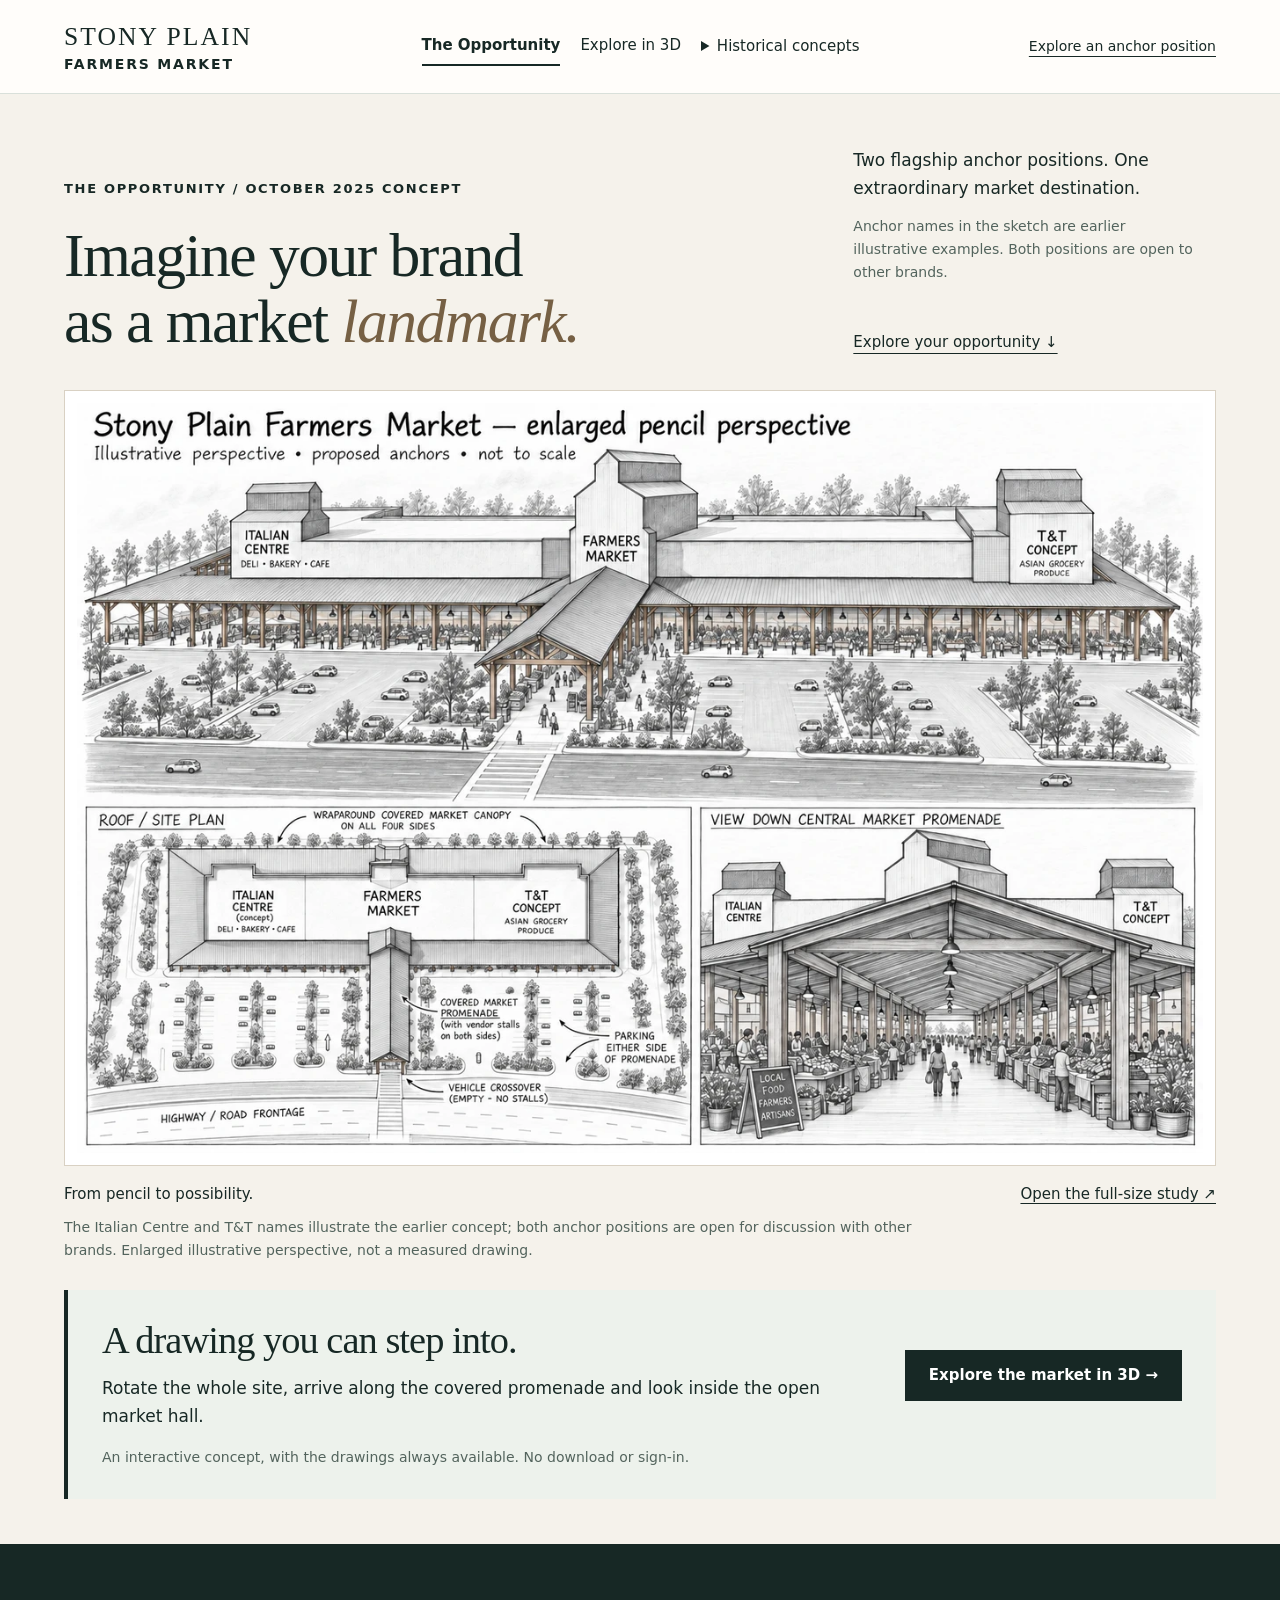
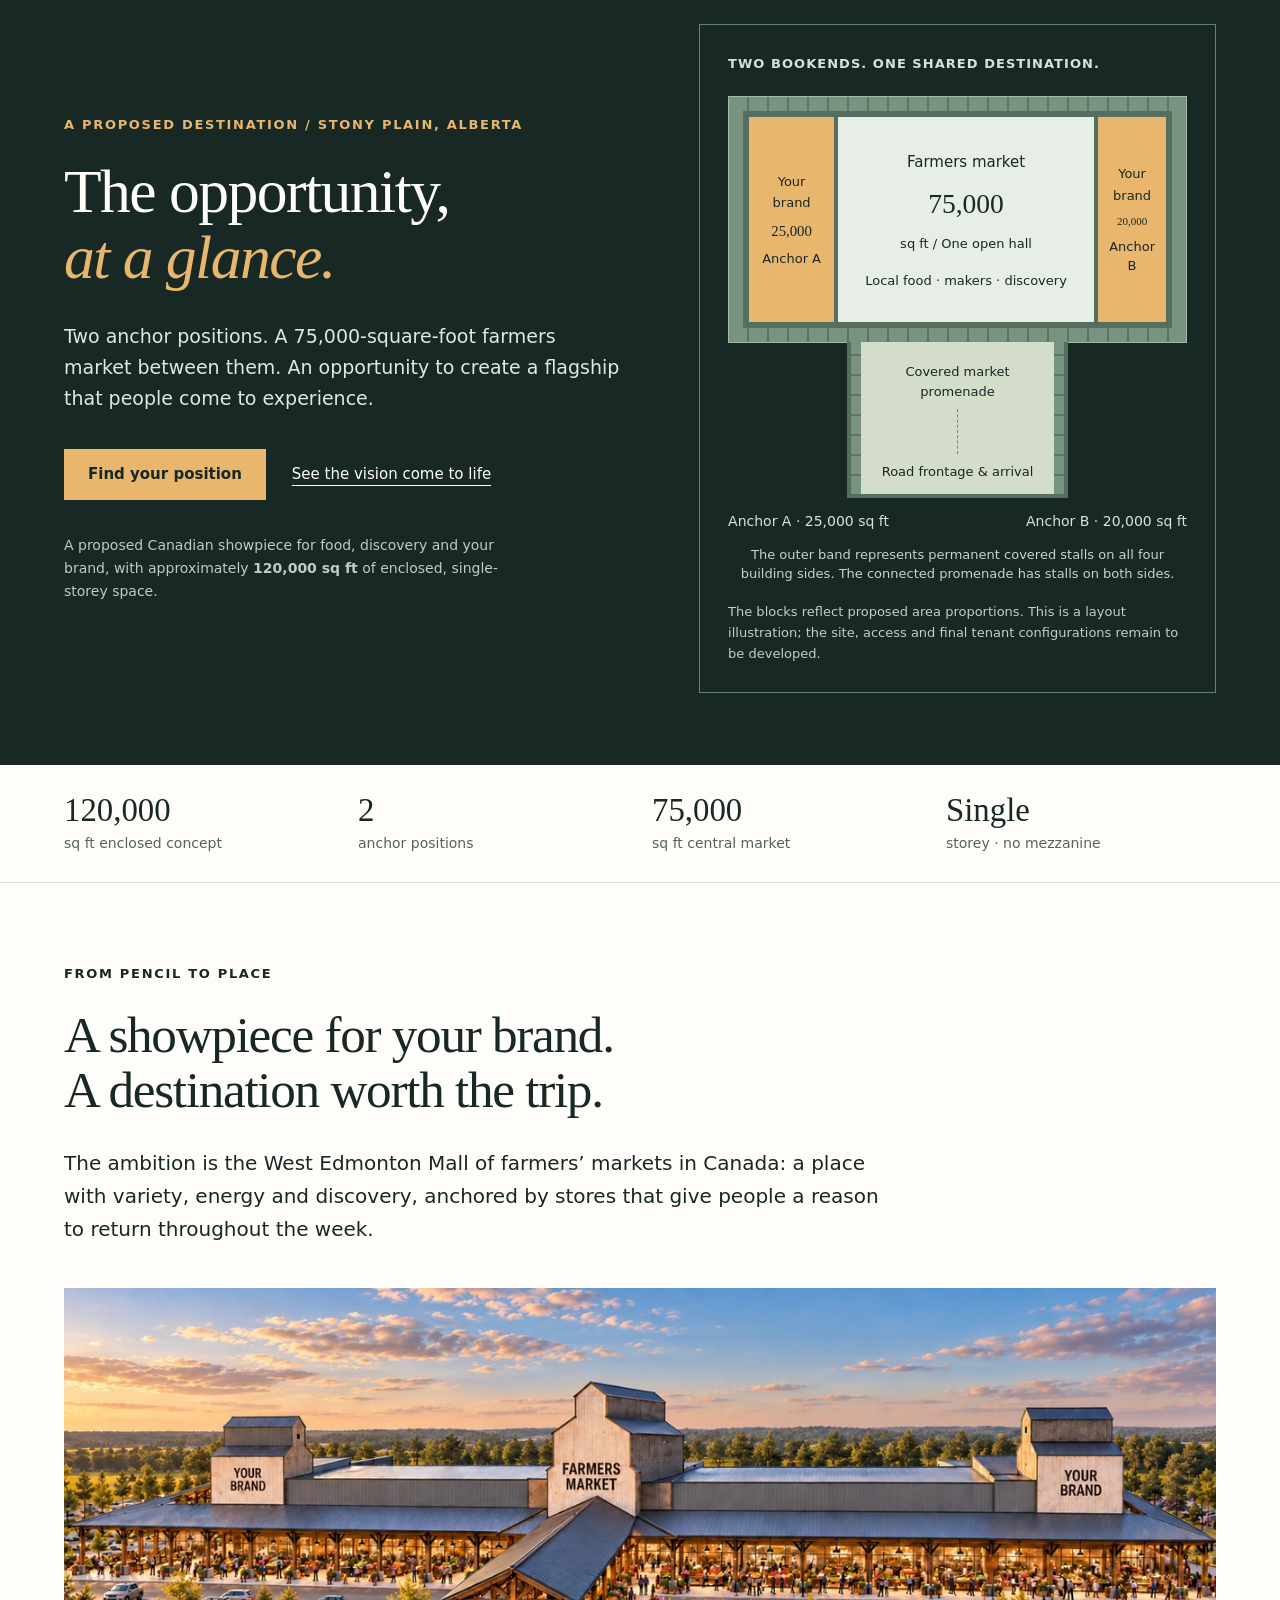
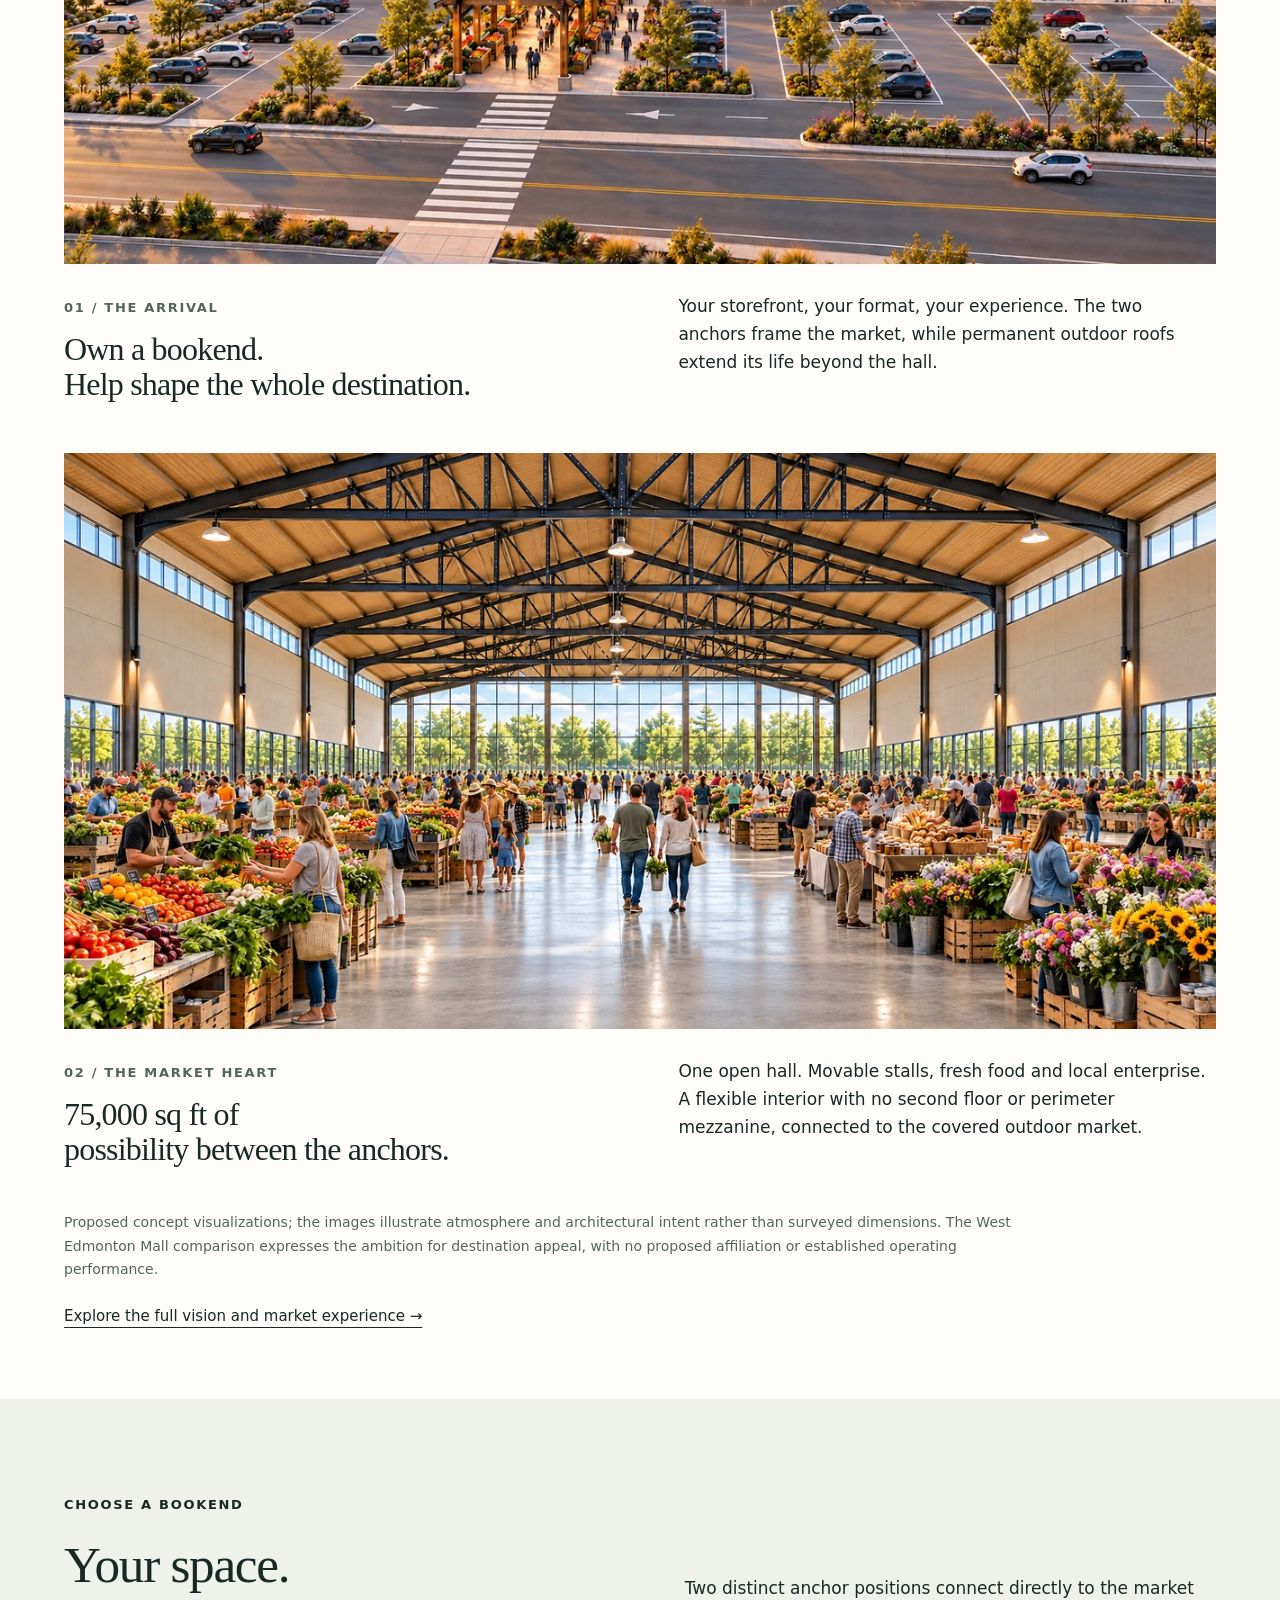
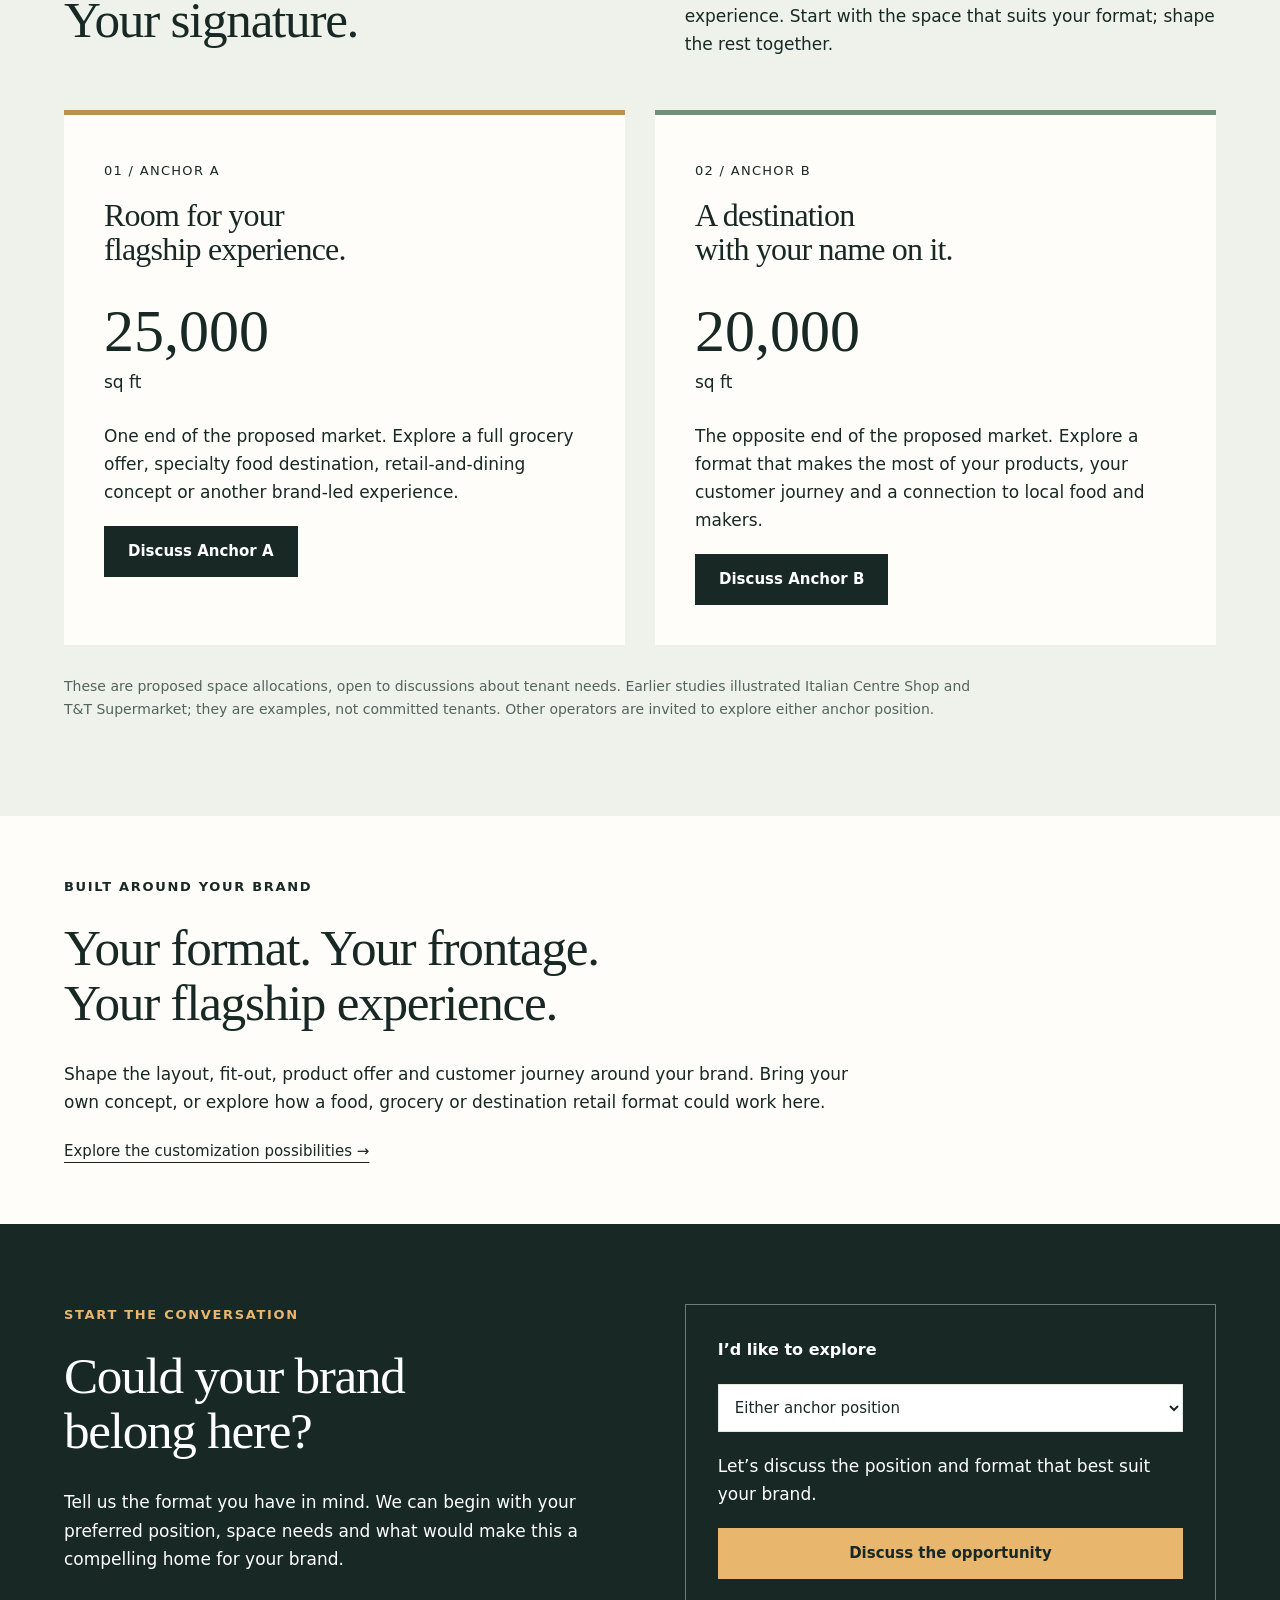
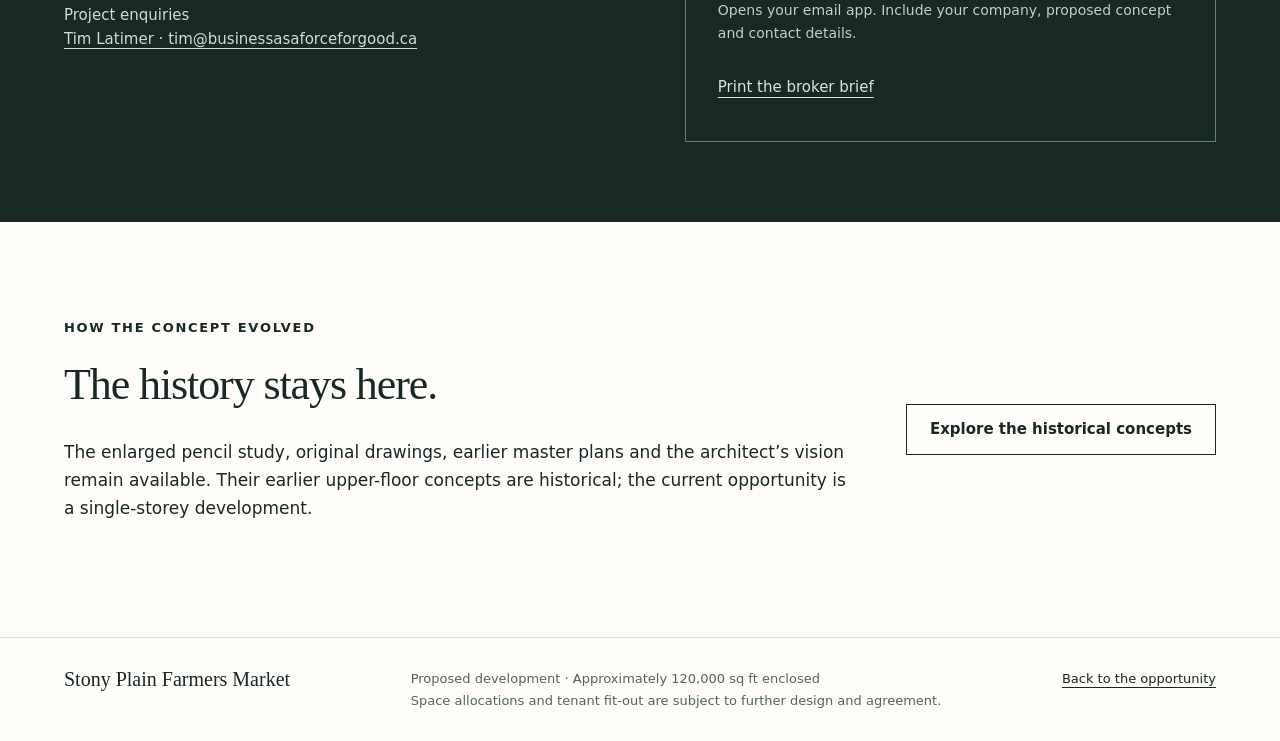
<file: opportunity-v5/index.html>
<!doctype html>
<html lang="en">
<head>
  <meta charset="utf-8">
  <meta name="viewport" content="width=device-width,initial-scale=1">
  <meta name="description" content="Explore two proposed anchor positions in a 120,000-square-foot Stony Plain Farmers Market destination. A flagship opportunity shaped around your brand.">
  <title>The Opportunity | Stony Plain Farmers Market</title>
  <link rel="stylesheet" href="opportunity.css">
  <script src="opportunity.js" defer></script>
<meta property="og:title" content="Stony Plain Farmers Market | The Anchor Opportunity"><meta property="og:description" content="Two flagship anchor positions. One extraordinary proposed market destination. Explore the vision, pencil studies and interactive 3D concept."><meta property="og:image" content="https://timjlatimer.github.io/stony-plain-market-opportunity/opportunity-v5/pencil-display-1536.webp"><link rel="icon" href="/stony-plain-market-opportunity/favicon.svg"></head>
<body>
  <a class="skip" href="#opportunity">Skip to the opportunity</a>
  <header class="masthead">
    <a class="wordmark" href="/stony-plain-market-opportunity/" aria-label="Stony Plain Farmers Market, opportunity home"><span>STONY PLAIN</span><span>FARMERS MARKET</span></a>
    <nav class="site-tabs" aria-label="Website sections">
      <a class="active" href="/stony-plain-market-opportunity/" aria-current="page">The Opportunity</a><a href="/stony-plain-market-opportunity/pencil-3d/index.html">Explore in 3D</a>
      <details class="history-menu"><summary>Historical concepts</summary><div class="history-links">
        <a href="historical-concept.html">Pencil studies &amp; previous direction</a>
        <a href="historical.html#before-after">Before &amp; After</a>
        <a href="historical.html#overview">Market Overview</a>
        <a href="historical.html#master-plan">Master Plan</a>
        <a href="historical.html#architect-vision">Architect’s Vision</a>
      </div></details>
    </nav>
    <a class="header-contact" href="#anchor-positions">Explore an anchor position</a>
  </header>
  <main id="opportunity">
    <section class="pencil-opening section-wrap" aria-labelledby="opening-title">
      <div class="opening-heading"><div><p class="eyebrow">The Opportunity / October 2025 concept</p><h1 id="opening-title">Imagine your brand<br>as a market <em>landmark.</em></h1></div><p>Two flagship anchor positions. One extraordinary market destination.<br><span class="opening-qualifier">Anchor names in the sketch are earlier illustrative examples. Both positions are open to other brands.</span><br><a class="text-link" href="#anchor-positions">Explore your opportunity ↓</a></p></div>
      <figure class="pencil-figure"><a href="pencil-enlarged-v2.png" target="_blank" rel="noopener"><img src="pencil-display-1280.webp" srcset="pencil-display-640.webp 640w, pencil-display-1280.webp 1280w, pencil-display-1536.webp 1536w" sizes="90vw" width="1536" height="1024" fetchpriority="high" alt="Enlarged pencil concept labelled with earlier example anchors Italian Centre and T&amp;T: a broad prairie market with three grain-elevator landmarks, covered perimeter stalls and central roofed promenade. Includes a site plan and promenade view. Open full-size drawing in a new tab."></a><figcaption>From pencil to possibility. <a href="pencil-enlarged-v2.png" target="_blank" rel="noopener">Open the full-size study ↗</a><span>The Italian Centre and T&amp;T names illustrate the earlier concept; both anchor positions are open for discussion with other brands. Enlarged illustrative perspective, not a measured drawing.</span></figcaption></figure><div class="explore-banner"><div><h2>A drawing you can step into.</h2><p>Rotate the whole site, arrive along the covered promenade and look inside the open market hall.</p></div><a class="button dark" href="/stony-plain-market-opportunity/pencil-3d/index.html">Explore the market in 3D →</a><p class="explore-small">An interactive concept, with the drawings always available. No download or sign-in.</p></div>
    </section>

    <section class="hero section-wrap" aria-labelledby="hero-title">
      <div class="hero-copy">
        <p class="eyebrow">A proposed destination / Stony Plain, Alberta</p>
        <h2 id="hero-title">The opportunity,<br><em>at a glance.</em></h2>
        <p class="hero-intro">Two anchor positions. A 75,000-square-foot farmers market between them. An opportunity to create a flagship that people come to experience.</p>
        <div class="hero-actions"><a class="button gold" href="#anchor-positions">Find your position</a><a class="text-link" href="#from-pencil">See the vision come to life</a></div>
        <p class="hero-caption">A proposed Canadian showpiece for food, discovery and your brand, with approximately <strong>120,000 sq ft</strong> of enclosed, single-storey space.</p>
      </div>
      <div class="hero-plan">
        <p class="eyebrow">Two bookends. One shared destination.</p>
        <div class="plan-perimeter"><div class="plan-building" role="group" aria-label="Proposed enclosed area allocation: anchor A 25,000, central market 75,000, anchor B 20,000 square feet">
          <a class="plan-anchor a" href="#anchor-a" data-anchor="a" aria-label="Your brand Anchor A, 25,000 sq ft"><span>Your brand</span><strong>25,000</strong><small>Anchor A</small><span class="mobile-anchor">A</span></a>
          <div class="plan-market"><span>Farmers market</span><strong>75,000</strong><small>sq ft / One open hall</small><span class="market-jobs">Local food · makers · discovery</span></div>
          <a class="plan-anchor b" href="#anchor-b" data-anchor="b" aria-label="Your brand Anchor B, 20,000 sq ft"><span>Your brand</span><strong>20,000</strong><small>Anchor B</small><span class="mobile-anchor">B</span></a>
        </div></div>
        <div class="promenade"><span>Covered market<br>promenade</span><i aria-hidden="true"></i><small>Road frontage &amp; arrival</small></div>
        <div class="mobile-plan-key"><span>Anchor A · 25,000 sq ft</span><span>Anchor B · 20,000 sq ft</span></div>
        <div class="perimeter-label">The outer band represents permanent covered stalls on all four building sides. The connected promenade has stalls on both sides.</div>
        <p class="plan-caption">The blocks reflect proposed area proportions. This is a layout illustration; the site, access and final tenant configurations remain to be developed.</p>
      </div>
    </section>
    <div class="fact-strip section-wrap" role="group" aria-label="Proposed development facts">
      <div><strong>120,000</strong><span>sq ft enclosed concept</span></div><div><strong>2</strong><span>anchor positions</span></div><div><strong>75,000</strong><span>sq ft central market</span></div><div><strong>Single</strong><span>storey · no mezzanine</span></div>
    </div>

    <section class="render-story section-wrap" id="from-pencil" aria-labelledby="render-title">
      <p class="eyebrow">From pencil to place</p><h2 id="render-title">A showpiece for your brand.<br>A destination worth the trip.</h2>
      <p class="render-intro">The ambition is the West Edmonton Mall of farmers’ markets in Canada: a place with variety, energy and discovery, anchored by stores that give people a reason to return throughout the week.</p>
      <figure class="photo-figure" id="exterior-presentation"><a href="opportunity-exterior-v1.png" target="_blank" rel="noopener"><img src="exterior-display-1280.webp" srcset="exterior-display-640.webp 640w, exterior-display-1280.webp 1280w, exterior-display-1536.webp 1536w" sizes="90vw" width="1774" height="887" loading="lazy" alt="Photorealistic exterior concept: the prairie market building and its three elevator landmarks, replaceable brand anchors and permanently covered market promenade. Opens the full-size concept rendering in a new tab."></a><figcaption><div><span class="eyebrow">01 / The arrival</span><h3>Own a bookend.<br>Help shape the whole destination.</h3></div><p>Your storefront, your format, your experience. The two anchors frame the market, while permanent outdoor roofs extend its life beyond the hall.</p></figcaption></figure>
      <figure class="photo-figure" id="interior-presentation"><a href="opportunity-interior-v1.png" target="_blank" rel="noopener"><img src="interior-display-1280.webp" srcset="interior-display-640.webp 640w, interior-display-1280.webp 1280w, interior-display-1536.webp 1536w" sizes="90vw" width="1774" height="887" loading="lazy" alt="Photorealistic interior concept: a vast open single-storey farmers market under timber decking and steel trusses, with ground-level produce and makers around generous aisles. No mezzanine or upper walkway. Opens the full-size rendering in a new tab."></a><figcaption><div><span class="eyebrow">02 / The market heart</span><h3>75,000 sq ft of<br>possibility between the anchors.</h3></div><p>One open hall. Movable stalls, fresh food and local enterprise. A flexible interior with no second floor or perimeter mezzanine, connected to the covered outdoor market.</p></figcaption></figure>
      <p class="muted concept-note">Proposed concept visualizations; the images illustrate atmosphere and architectural intent rather than surveyed dimensions. The West Edmonton Mall comparison expresses the ambition for destination appeal, with no proposed affiliation or established operating performance.</p>
      <a class="text-link" href="opportunity-details.html#vision">Explore the full vision and market experience →</a>
    </section>
    <section class="positions section-wrap" id="anchor-positions" aria-labelledby="positions-title">
      <div class="section-heading"><div><p class="eyebrow">Choose a bookend</p><h2 id="positions-title">Your space. <br>Your signature.</h2></div><p>Two distinct anchor positions connect directly to the market experience. Start with the space that suits your format; shape the rest together.</p></div>
      <div class="anchor-cards">
        <article class="anchor-card" id="anchor-a"><span class="card-number">01 / Anchor A</span><h3>Room for your<br>flagship experience.</h3><p class="space-number">25,000 <span>sq ft</span></p><p>One end of the proposed market. Explore a full grocery offer, specialty food destination, retail-and-dining concept or another brand-led experience.</p><a class="button dark" href="#conversation" data-anchor="a">Discuss Anchor A</a></article>
        <article class="anchor-card alternate" id="anchor-b"><span class="card-number">02 / Anchor B</span><h3>A destination<br>with your name on it.</h3><p class="space-number">20,000 <span>sq ft</span></p><p>The opposite end of the proposed market. Explore a format that makes the most of your products, your customer journey and a connection to local food and makers.</p><a class="button dark" href="#conversation" data-anchor="b">Discuss Anchor B</a></article>
      </div>
      <p class="position-note">These are proposed space allocations, open to discussions about tenant needs. Earlier studies illustrated Italian Centre Shop and T&amp;T Supermarket; they are examples, not committed tenants. Other operators are invited to explore either anchor position.</p><p class="print-allocation">Proposed enclosed allocation: Anchor A 25,000 sq ft · Central market 75,000 sq ft · Anchor B 20,000 sq ft.</p>
    </section>
    <section class="custom-summary section-wrap"><p class="eyebrow">Built around your brand</p><h2>Your format. Your frontage.<br>Your flagship experience.</h2><p>Shape the layout, fit-out, product offer and customer journey around your brand. Bring your own concept, or explore how a food, grocery or destination retail format could work here.</p><a class="text-link" href="opportunity-details.html#customize">Explore the customization possibilities →</a></section>
    <section class="conversation section-wrap" id="conversation" aria-labelledby="conversation-title">
      <div><p class="eyebrow">Start the conversation</p><h2 id="conversation-title">Could your brand<br>belong here?</h2><p>Tell us the format you have in mind. We can begin with your preferred position, space needs and what would make this a compelling home for your brand.</p><p class="contact-line">Project enquiries<br><a href="mailto:tim@businessasaforceforgood.ca">Tim Latimer · tim@businessasaforceforgood.ca</a></p></div>
      <div class="conversation-card"><label for="anchor-choice">I’d like to explore</label><select id="anchor-choice"><option value="either">Either anchor position</option><option value="a">Anchor A — approximately 25,000 sq ft</option><option value="b">Anchor B — approximately 20,000 sq ft</option><option value="both">Both positions / a combined discussion</option></select><p id="anchor-summary" aria-live="polite">Let’s discuss the position and format that best suit your brand.</p><a class="button gold" id="enquiry-link" href="mailto:tim@businessasaforceforgood.ca?subject=Stony%20Plain%20Market%20%E2%80%94%20Anchor%20Opportunity">Discuss the opportunity</a><p class="email-help">Opens your email app. Include your company, proposed concept and contact details.</p><button class="print-button" type="button" id="print-brief">Print the broker brief</button><noscript><p>You can email Tim directly and use your browser’s Print command to save this page.</p></noscript></div>
    </section>
    <section class="history-note section-wrap" aria-labelledby="history-title"><div><p class="eyebrow">How the concept evolved</p><h2 id="history-title">The history stays here.</h2><p>The enlarged pencil study, original drawings, earlier master plans and the architect’s vision remain available. Their earlier upper-floor concepts are historical; the current opportunity is a single-storey development.</p></div><a class="button outline" href="historical-concept.html">Explore the historical concepts</a></section>
<figure class="print-pencil"><img loading="eager" src="pencil-display-640.webp" width="640" height="427" alt="Enlarged illustrative pencil study, with earlier example anchors Italian Centre and T&amp;T."><figcaption>Illustrative concept, not measured scale. Earlier anchor names are examples; both positions are open to other brands.</figcaption></figure>  </main>
  <footer class="section-wrap"><p class="print-version">Stony Plain Farmers Market · Opportunity / October 2025 concept · Contact: tim@businessasaforceforgood.ca</p><div class="footer-brand">Stony Plain Farmers Market</div><p>Proposed development · Approximately 120,000 sq ft enclosed<br>Space allocations and tenant fit-out are subject to further design and agreement.</p><a href="#opportunity">Back to the opportunity</a></footer>
</body>
</html>
</file>
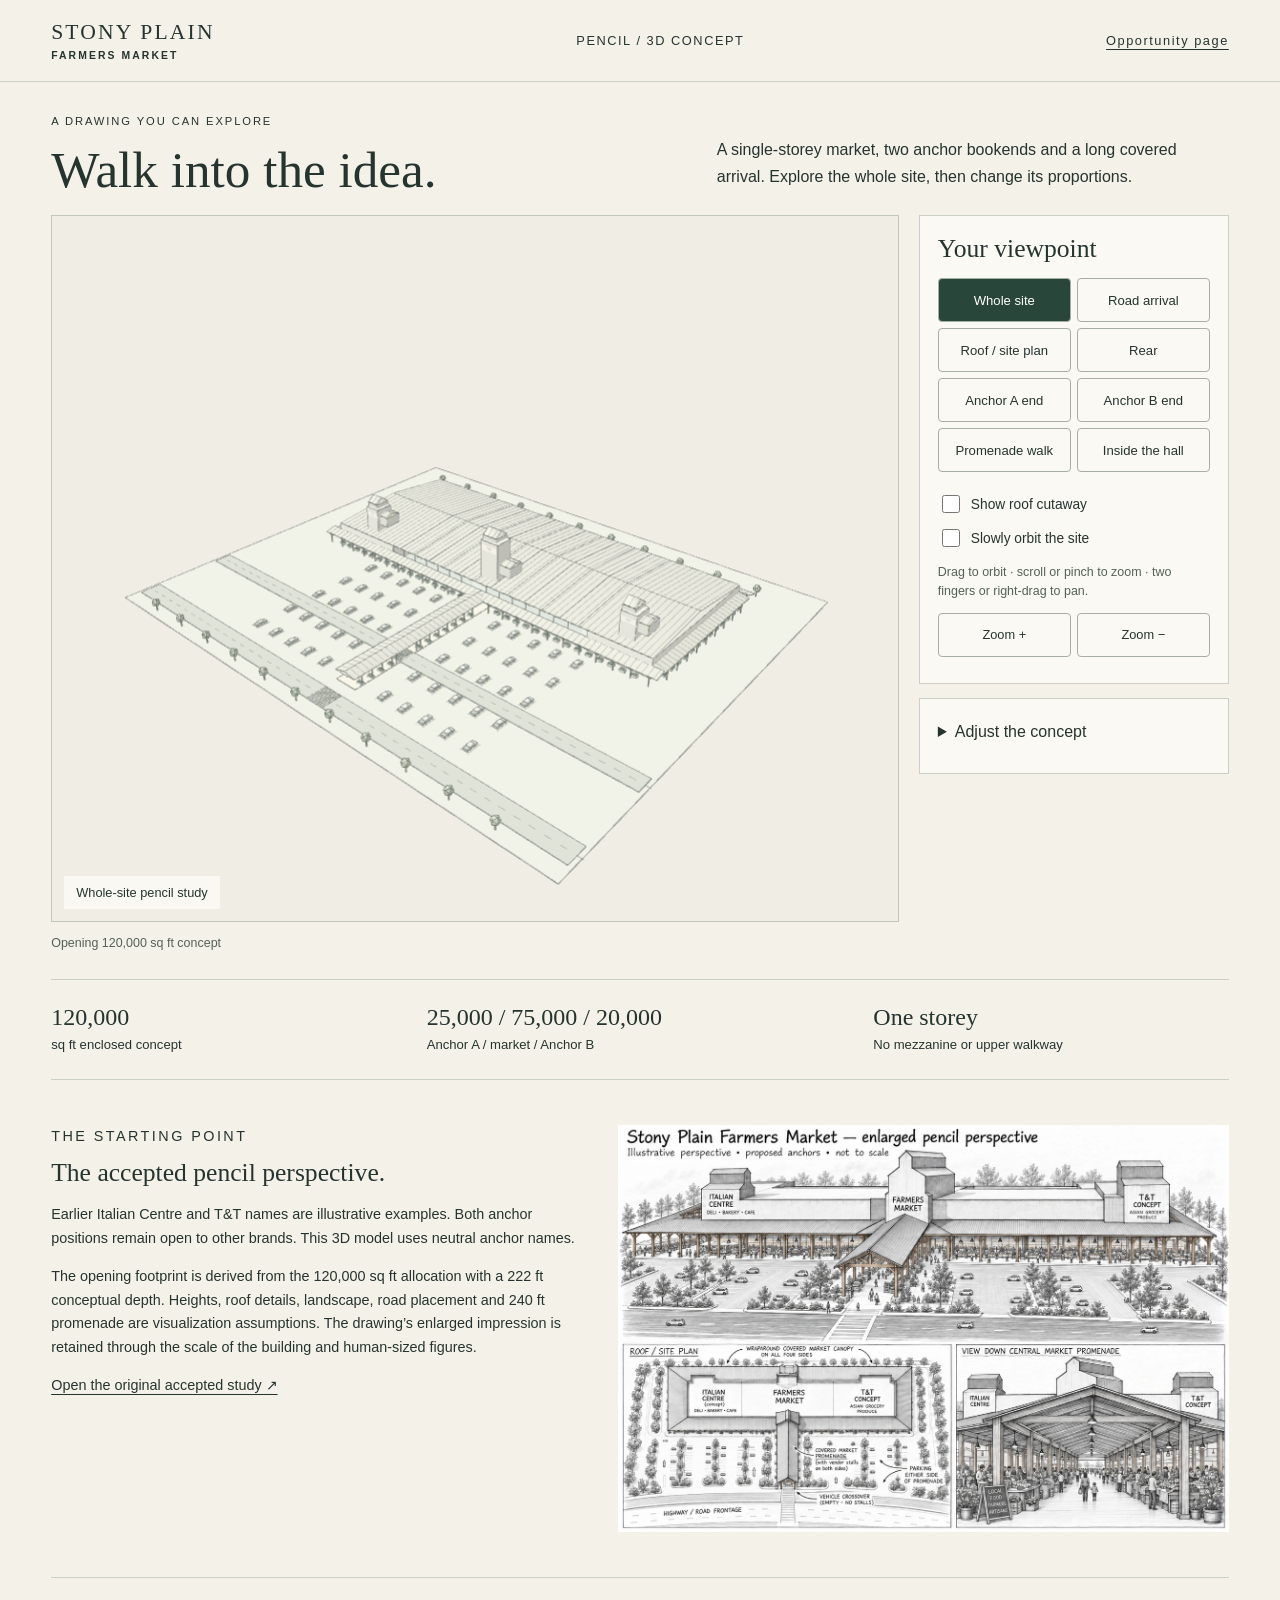
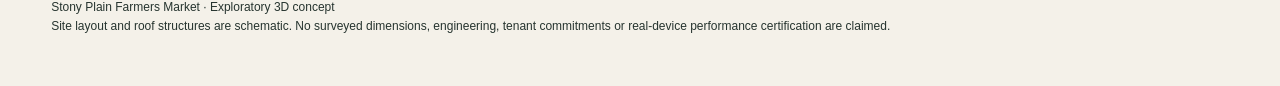
<file: pencil-3d/index.html>
<!doctype html><html lang="en"><head><meta charset="utf-8"><meta name="description" content="Explore the proposed Stony Plain market in 3D: two anchor stores, a vast open market and covered promenade."><link rel="icon" href="/stony-plain-market-opportunity/favicon.svg"><meta name="viewport" content="width=device-width,initial-scale=1"><title>Stony Plain Farmers Market — Pencil 3D concept</title><link rel="stylesheet" href="viewer.css"><script type="importmap">{"imports":{"three":"./vendor/three.module.js"}}</script></head><body>
<a class="skip" href="#viewer">Skip to model</a>
<header><a href="/stony-plain-market-opportunity/">STONY PLAIN <small>FARMERS MARKET</small></a><span>PENCIL / 3D CONCEPT</span><a href="/stony-plain-market-opportunity/">Opportunity page</a></header>
<main><div class="intro"><div><p class="eyebrow">A drawing you can explore</p><h1>Walk into the idea.</h1></div><p>A single-storey market, two anchor bookends and a long covered arrival. Explore the whole site, then change its proportions.</p></div>
<div class="workspace"><section id="viewer" tabindex="0" aria-label="Interactive 3D model. Choose a view below. Drag to orbit. In walking mode use arrow keys or the movement buttons."><div id="canvas-host"></div><div id="loading" role="status">Preparing the pencil model…</div><div id="fallback" hidden><img src="pencil-reference.webp" alt="Accepted enlarged pencil perspective of the grain-elevator market concept"><p>The 3D model is still loading or is not supported here. You can explore the pencil drawing below.</p></div><div class="view-note" id="view-note" role="status" aria-live="polite">Whole-site pencil study</div><div id="mobile-walk" role="group" hidden aria-label="Walking controls"><div class="walk-pad"><button data-step="forward" aria-label="Walk forward">↑</button><button data-step="back" aria-label="Walk backward">↓</button><button data-step="left" aria-label="Step left">←</button><button data-step="right" aria-label="Step right">→</button><button data-turn="left" aria-label="Turn left">↶</button><button data-turn="right" aria-label="Turn right">↷</button><button data-leave-walk>Orbit view</button></div><span>Hold to walk · drag above to look</span></div></section>
<aside><div class="panel"><h2>Your viewpoint</h2><div class="view-buttons"><button data-view="overall" aria-pressed="true">Whole site</button><button data-view="road">Road arrival</button><button data-view="top">Roof / site plan</button><button data-view="rear">Rear</button><button data-view="a">Anchor A end</button><button data-view="b">Anchor B end</button><button data-view="promenade">Promenade walk</button><button data-view="hall">Inside the hall</button></div><div class="toggles"><label><input id="cutaway" type="checkbox"> Show roof cutaway</label><label><input id="auto" type="checkbox"> Slowly orbit the site</label></div><p id="controls-help">Drag to orbit · scroll or pinch to zoom · two fingers or right-drag to pan.</p><div id="walk-controls" hidden><p>Drag to look. Use arrow keys or W/A/S/D to move along the circulation paths; Q/E turns. Hold a movement button to keep walking. The model receives keyboard focus when you enter a walk view.</p><div class="direction"><button data-step="forward" aria-label="Walk forward">↑ Forward</button><button data-step="left" aria-label="Step left">← Left</button><button data-step="back" aria-label="Walk backward">↓ Back</button><button data-step="right" aria-label="Step right">Right →</button></div><div class="direction"><button data-turn="left">Turn left</button><button data-turn="right">Turn right</button></div><button id="leave-walk" data-leave-walk>Return to orbit</button><p class="small">Movement stays in the main clear circulation paths. This is a concept walkthrough, not a building access survey.</p></div><div class="direction"><button id="zoom-in" aria-label="Zoom in">Zoom +</button><button id="zoom-out" aria-label="Zoom out">Zoom −</button></div></div>
<details class="panel" id="edit-panel"><summary>Adjust the concept</summary><form id="model-form"><div id="fields"></div><button type="submit" class="primary">Apply changes</button><button type="button" id="reset">Reset concept</button><p class="small">Edits change the concept allocations. The opening version is 25,000 + 75,000 + 20,000 sq ft.</p></form><p id="edit-status" role="status"></p><button id="save-settings">Save editable settings</button><label class="file-label">Open saved settings<input type="file" id="load-settings" accept=".json,application/json"></label><button id="save-model">Export 3D scene JSON</button><p class="small">Settings reopen here. Scene JSON can be opened with a Three.js ObjectLoader; it is a geometry export, not a CAD drawing.</p></details></aside></div>
<p id="model-state" role="status" class="small">Opening concept · changes can be saved below.</p><div class="summary-strip"><span><strong id="total-area">120,000</strong> sq ft enclosed concept</span><span><strong id="allocation">25,000 / 75,000 / 20,000</strong> Anchor A / market / Anchor B</span><span><strong>One storey</strong> No mezzanine or upper walkway</span></div>
<section class="reference"><div><p class="eyebrow">The starting point</p><h2>The accepted pencil perspective.</h2><p>Earlier Italian Centre and T&amp;T names are illustrative examples. Both anchor positions remain open to other brands. This 3D model uses neutral anchor names.</p><p>The opening footprint is derived from the 120,000 sq ft allocation with a 222 ft conceptual depth. Heights, roof details, landscape, road placement and 240 ft promenade are visualization assumptions. The drawing’s enlarged impression is retained through the scale of the building and human-sized figures.</p><p><a href="/stony-plain-market-opportunity/opportunity-v5/pencil-enlarged-v2.png">Open the original accepted study ↗</a></p></div><img src="pencil-reference.webp" alt="Accepted enlarged pencil study, with overall perspective, site plan and covered promenade"></section>
<footer>Stony Plain Farmers Market · Exploratory 3D concept<br>Site layout and roof structures are schematic. No surveyed dimensions, engineering, tenant commitments or real-device performance certification are claimed.</footer></main><script>(()=>{const disabled=[];const started=Date.now();let recover;const ready=()=>{if(!window.modelApi?.ready)return;clearTimeout(timer);clearInterval(recover);document.getElementById('loading').hidden=true;document.getElementById('fallback').hidden=true;disabled.forEach(b=>b.disabled=false);};const timer=setTimeout(()=>{if(!window.modelApi?.ready){document.getElementById('loading').hidden=true;document.getElementById('fallback').hidden=false;document.querySelectorAll('aside button,aside input').forEach(b=>{if(!b.disabled){disabled.push(b);b.disabled=true;}});}},12000);recover=setInterval(()=>{if(window.modelApi?.ready)ready();else if(Date.now()-started>60000)clearInterval(recover);},150);document.addEventListener('DOMContentLoaded',ready,{once:true});window.stonyViewerReady=ready;window.addEventListener('pagehide',()=>{clearTimeout(timer);clearInterval(recover);},{once:true});})();</script><script type="module" src="viewer.mjs" onload="window.stonyViewerReady()"></script></body></html>
</file>
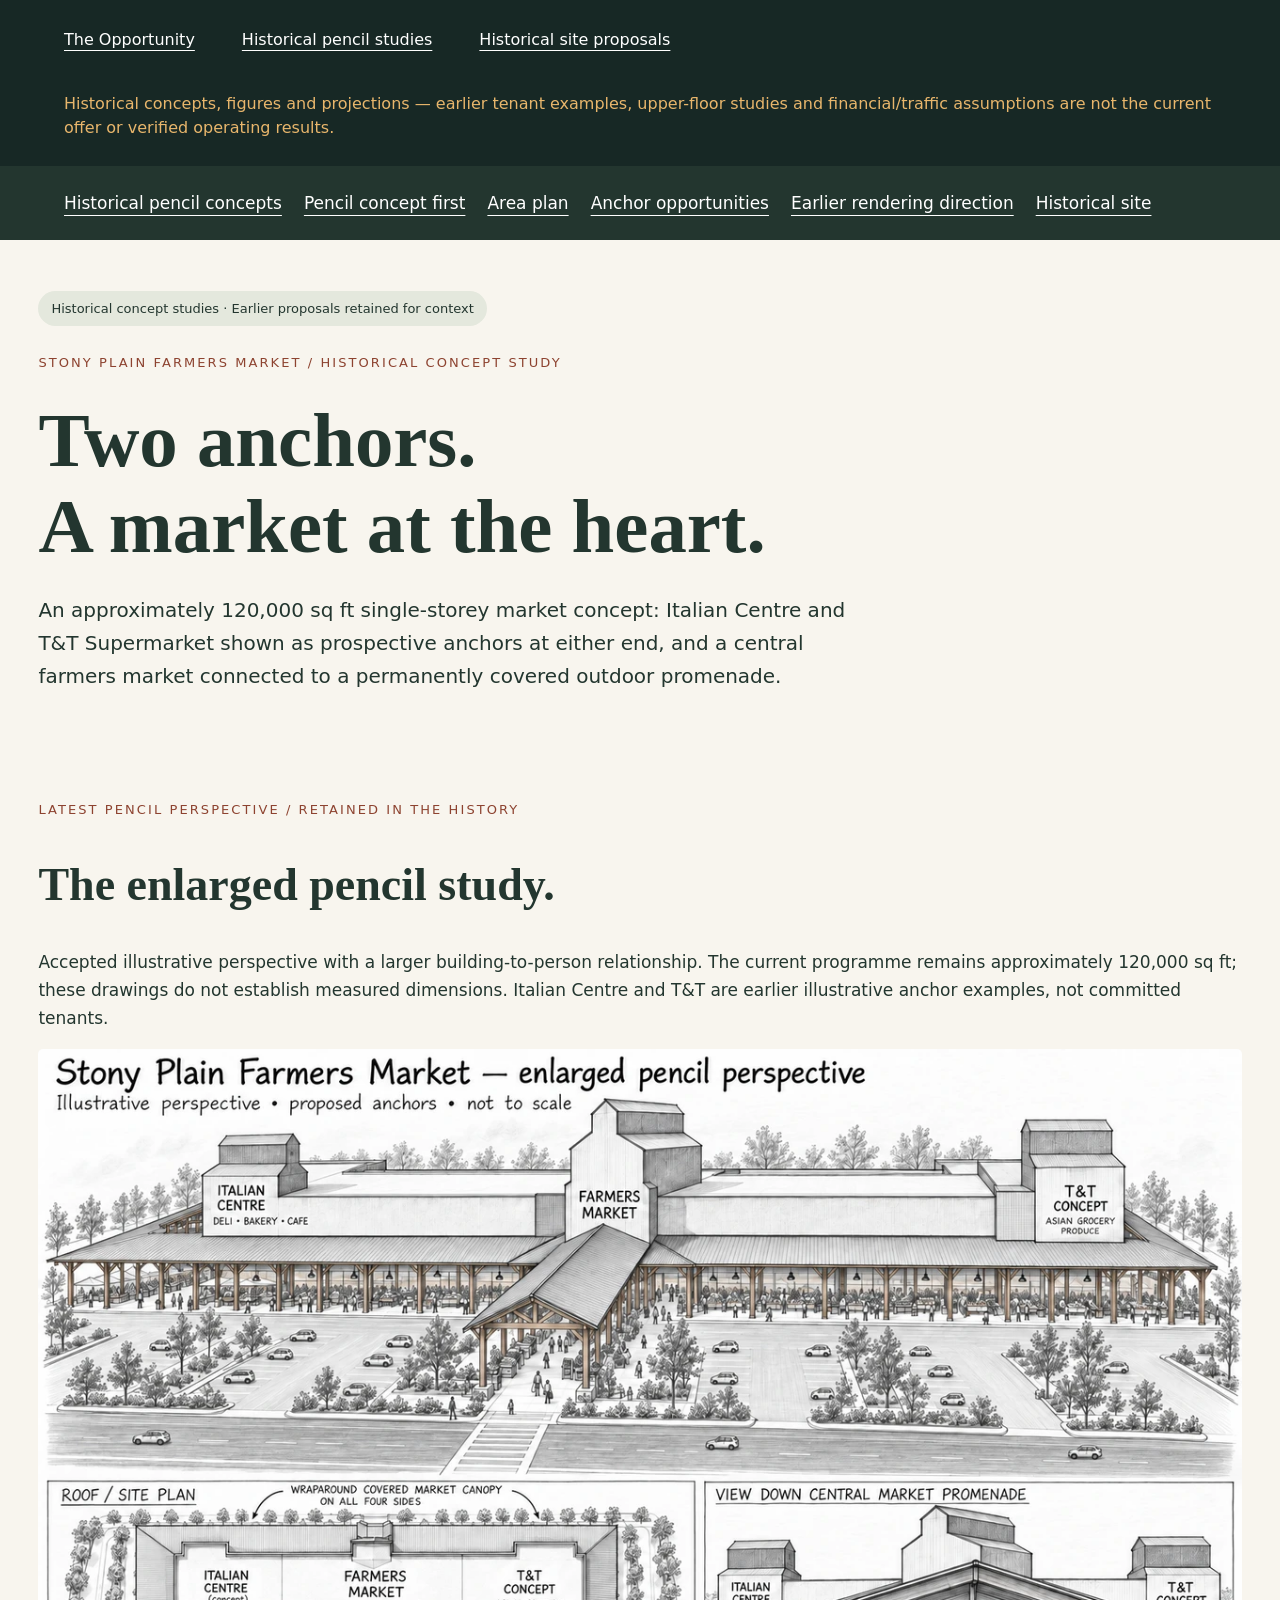
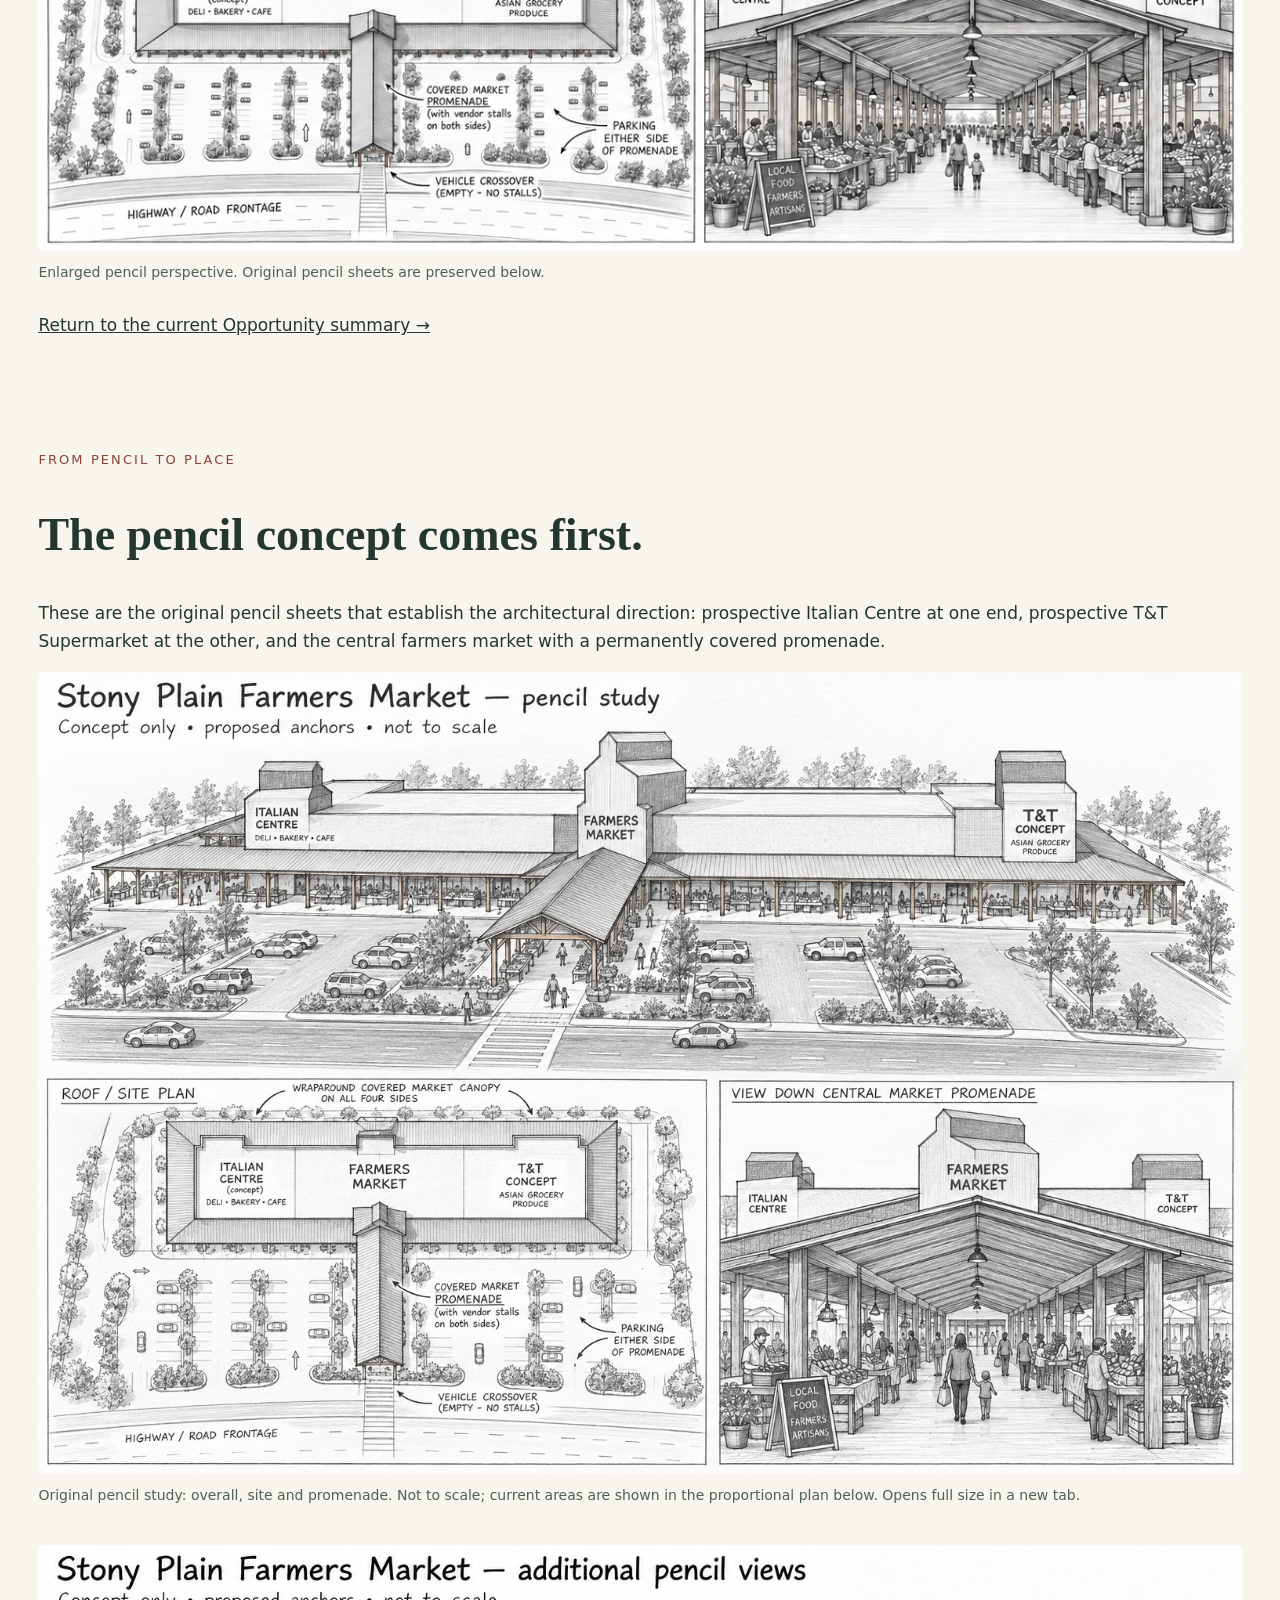
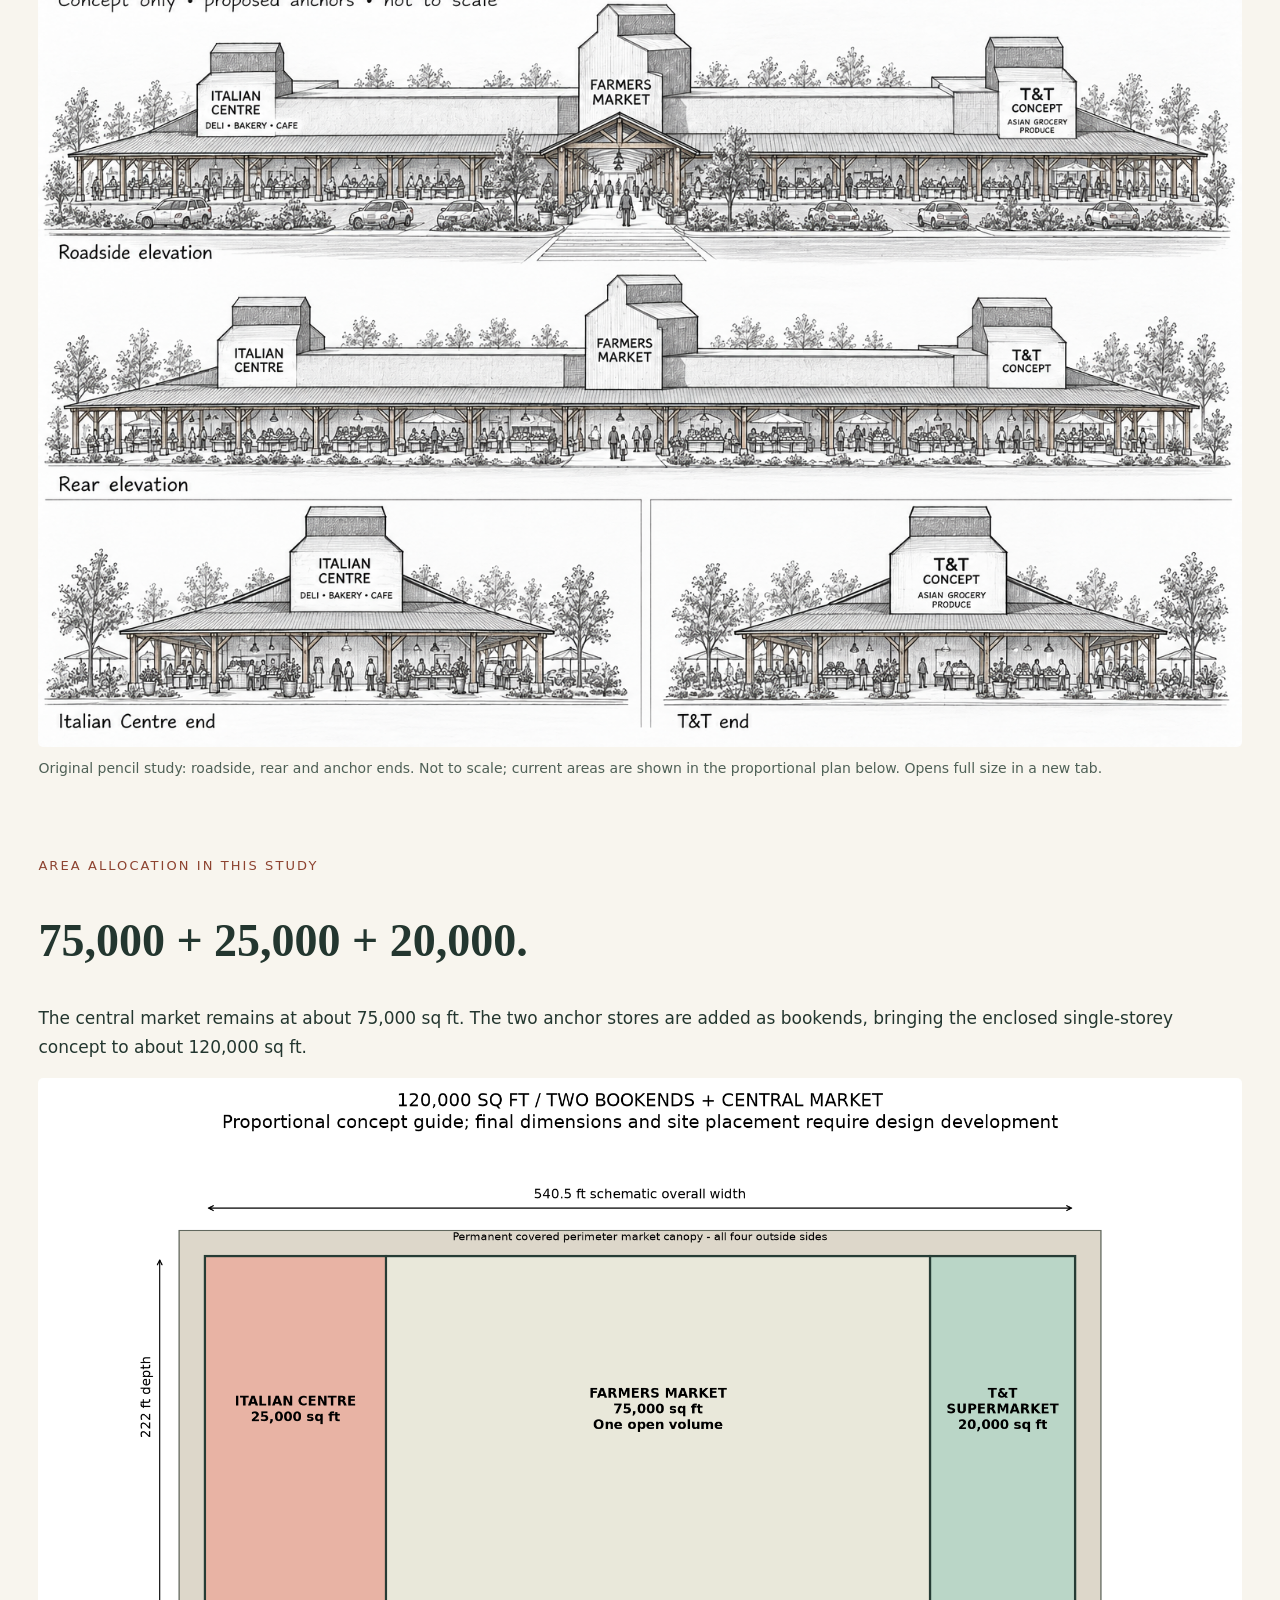
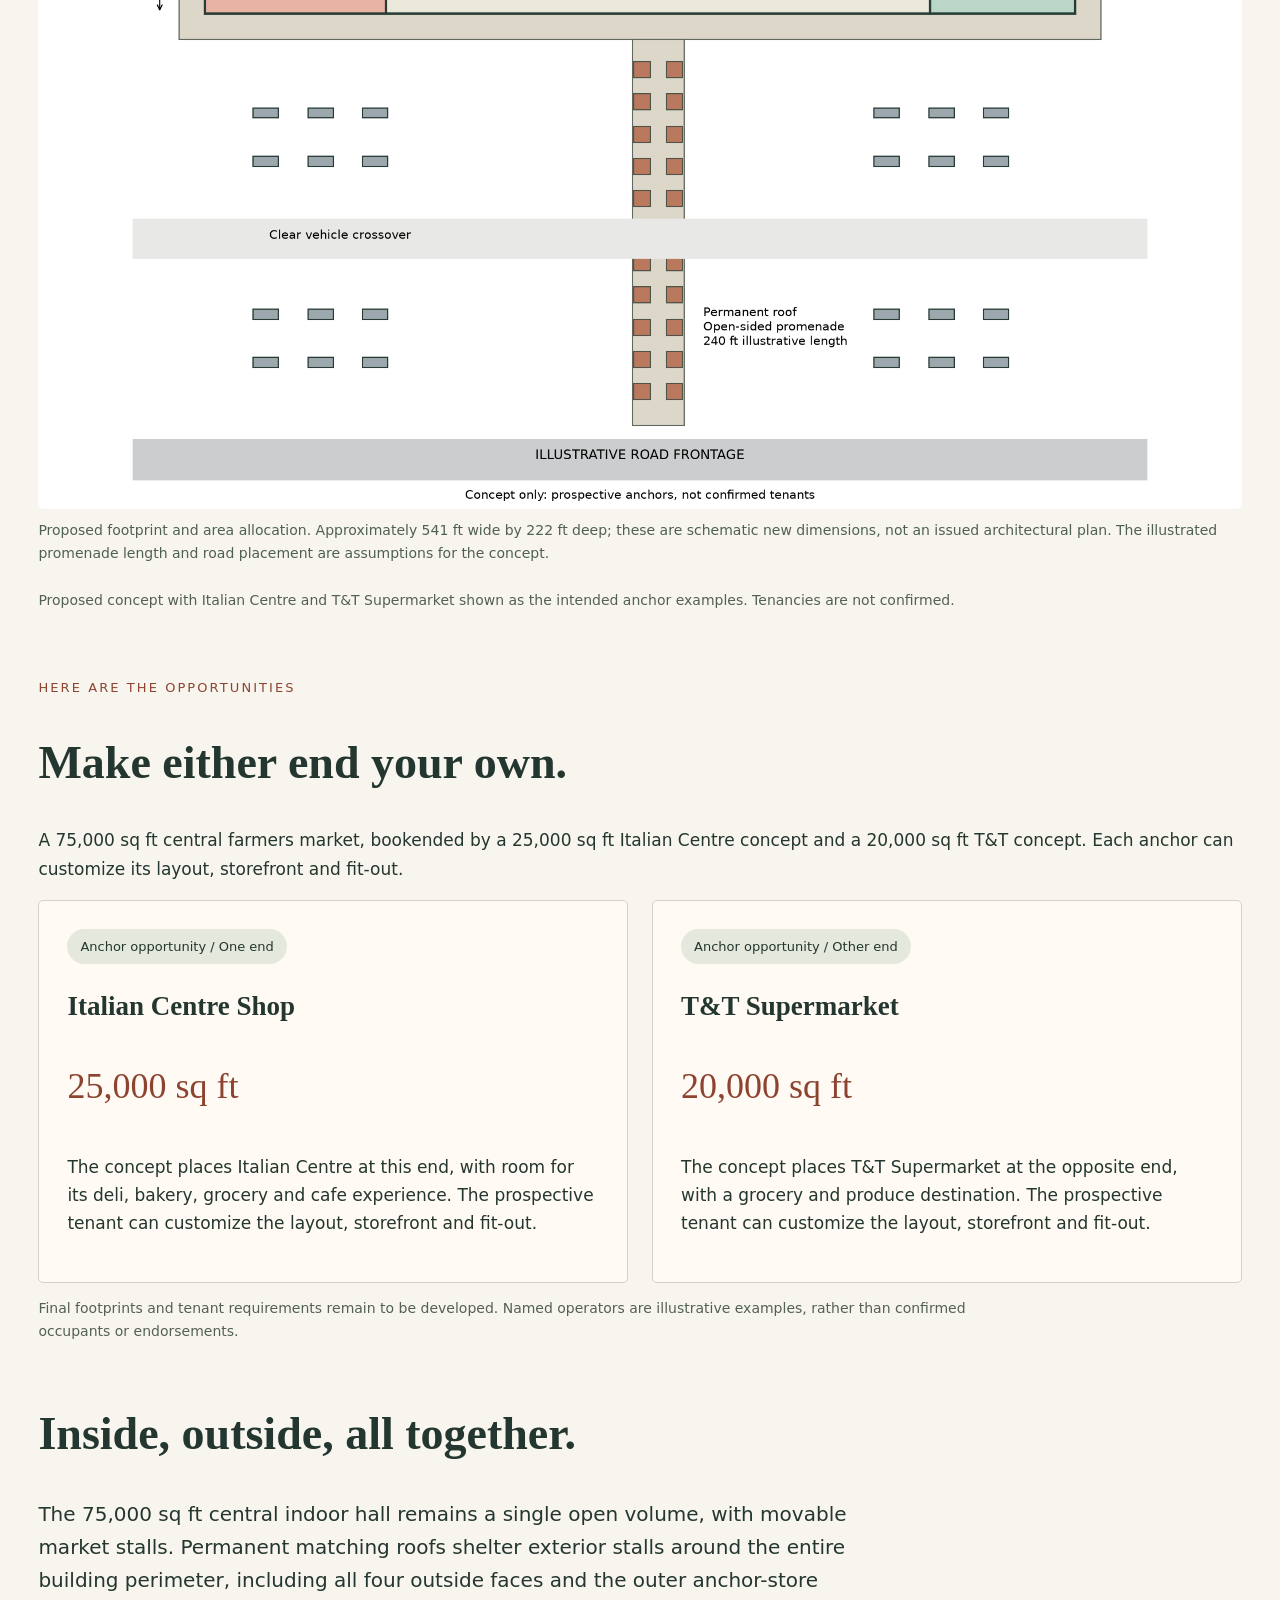
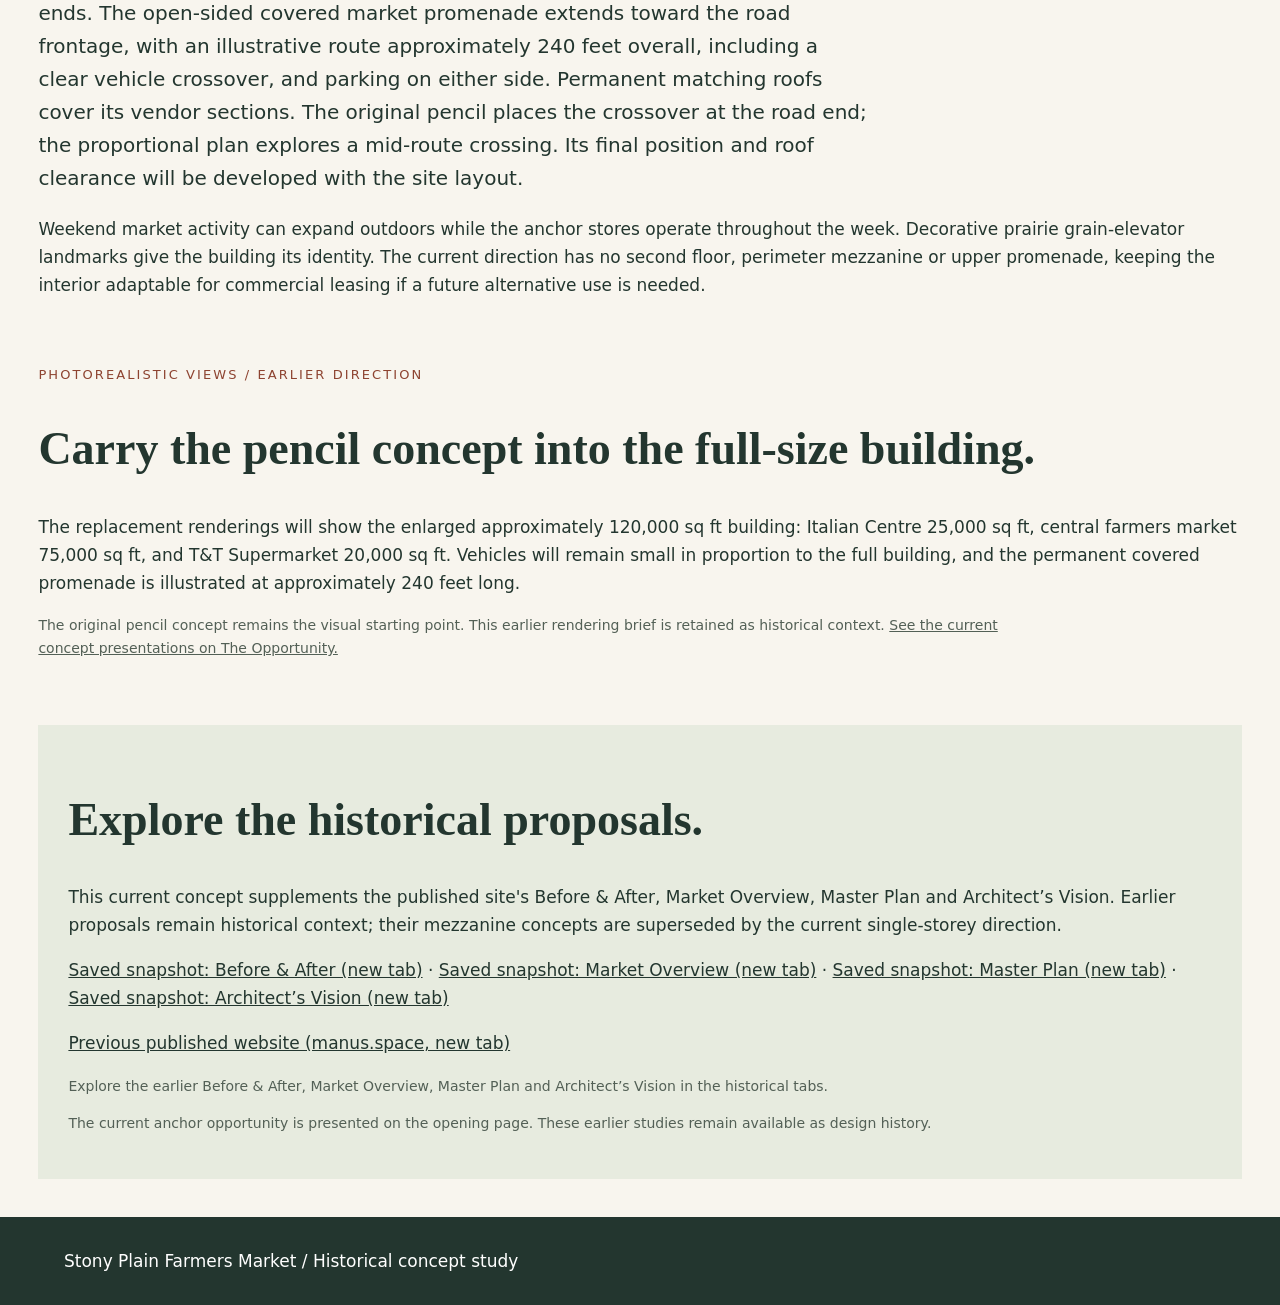
<file: opportunity-v5/historical-concept.html>
<!doctype html><html lang="en"><head><meta charset="utf-8"><meta name="viewport" content="width=device-width,initial-scale=1"><title>Stony Plain Farmers Market &mdash; Historical Pencil Concepts</title><style>
:root{--ink:#23362f;--paper:#f8f5ee;--accent:#8d4330}*{box-sizing:border-box}img{max-width:100%;height:auto}.skip{position:absolute;left:-9999px}.skip:focus{left:20px;top:10px;z-index:2;background:white;padding:10px}body{margin:0;background:var(--paper);color:var(--ink);font:17px/1.65 system-ui,sans-serif}h1,h2,h3{font-family:Georgia,serif;line-height:1.12}h1{font-size:clamp(40px,6vw,78px);max-width:940px;margin:24px 0}h2{font-size:clamp(30px,4vw,46px)}h3{font-size:27px}a{color:inherit}nav{padding:18px max(5vw,20px);background:#23362f;color:white;display:flex;gap:22px;flex-wrap:wrap}nav a{padding:5px 0;text-underline-offset:6px}main{max-width:1380px;margin:auto;padding:38px max(3vw,20px)}.eyebrow{text-transform:uppercase;letter-spacing:.16em;font-size:13px;color:var(--accent)}.intro{max-width:830px;font-size:20px}.hero{width:100%;display:block;border-radius:6px}.anchors,.gallery{display:grid;grid-template-columns:repeat(2,minmax(0,1fr));gap:24px}.sketches{display:grid;grid-template-columns:1fr;gap:28px}.anchor{padding:28px;border:1px solid #d5d3c7;background:#fffaf3;border-radius:5px}.area{font-family:Georgia,serif;font-size:36px;color:var(--accent)}section{margin-top:65px}figure{margin:0}figure img{display:block;width:100%;border-radius:5px}figcaption{font-size:14px;padding:10px 0;color:#4e6056}.note{font-size:14px;color:#536056;max-width:1000px}.label{display:inline-block;padding:7px 13px;background:#e4e8dd;border-radius:40px;font-size:13px}.history{padding:30px;background:#e7ebdf}.gallery img{height:auto;object-fit:contain}a:focus-visible{outline:3px solid #bf683f;outline-offset:4px}footer{padding:30px max(5vw,20px);background:#23362f;color:#fff}@media(max-width:720px){.anchors,.sketches,.gallery{grid-template-columns:1fr}main{padding-top:25px}}
</style></head><body><a class="skip" href="#opportunity">Skip to historical study</a><style>#broker-history-bar{padding:18px 5vw;background:#172825;color:#fff;font:16px/1.5 system-ui}#broker-history-bar a{color:#fff;display:inline-block;margin:5px 25px 5px 0;text-underline-offset:5px}#broker-history-bar a:focus-visible{outline:3px solid #e8b66c;outline-offset:4px}#broker-history-bar strong{display:block;font-weight:500;color:#e8b66c;margin:8px 0}</style><nav id="broker-history-bar" aria-label="Historical concept navigation"><a href="/stony-plain-market-opportunity/">The Opportunity</a><a href="historical-concept.html">Historical pencil studies</a><a href="historical.html#before-after">Historical site proposals</a><strong>Historical concepts, figures and projections — earlier tenant examples, upper-floor studies and financial/traffic assumptions are not the current offer or verified operating results.</strong></nav><nav aria-label="Main navigation"><a href="#opportunity" >Historical pencil concepts</a><a href="#progression">Pencil concept first</a><a href="#scale">Area plan</a><a href="#anchors">Anchor opportunities</a><a href="#views">Earlier rendering direction</a><a href="#history">Historical site</a></nav><main id="opportunity"><p class="label">Historical concept studies &middot; Earlier proposals retained for context</p><p class="eyebrow">Stony Plain Farmers Market / Historical concept study</p><h1>Two anchors.<br>A market at the heart.</h1><p class="intro">An approximately 120,000 sq ft single-storey market concept: Italian Centre and T&amp;T Supermarket shown as prospective anchors at either end, and a central farmers market connected to a permanently covered outdoor promenade.</p><section id="enlarged-pencil" style="padding:28px 0"><p class="eyebrow">Latest pencil perspective / retained in the history</p><h2>The enlarged pencil study.</h2><p>Accepted illustrative perspective with a larger building-to-person relationship. The current programme remains approximately 120,000 sq ft; these drawings do not establish measured dimensions. Italian Centre and T&amp;T are earlier illustrative anchor examples, not committed tenants.</p><figure><a href="pencil-enlarged-v2.png" target="_blank" rel="noopener"><img src="pencil-display-1280.webp" srcset="pencil-display-640.webp 640w, pencil-display-1280.webp 1280w" sizes="90vw" alt="Enlarged pencil study with overview, site plan and covered market promenade. Opens full size in a new tab." width="1536" height="1024"></a><figcaption>Enlarged pencil perspective. Original pencil sheets are preserved below.</figcaption></figure><p><a href="/stony-plain-market-opportunity/">Return to the current Opportunity summary →</a></p></section><section id="progression"><p class="eyebrow">From pencil to place</p><h2>The pencil concept comes first.</h2><p>These are the original pencil sheets that establish the architectural direction: prospective Italian Centre at one end, prospective T&amp;T Supermarket at the other, and the central farmers market with a permanently covered promenade.</p><div class="sketches"><figure><a href="pencil-overview.png" target="_blank" rel="noopener"><img src="pencil-overview.png" alt="Original pencil sheet: proposed Italian Centre left, central market and covered promenade toward the road, proposed T&amp;T right; overall and overhead views. Opens full size in a new tab" width="1536" height="1024"></a><figcaption>Original pencil study: overall, site and promenade. Not to scale; current areas are shown in the proportional plan below. Opens full size in a new tab.</figcaption></figure><figure><a href="pencil-elevations.png" target="_blank" rel="noopener"><img loading="lazy" src="pencil-elevations.png" alt="Original pencil sheet: roadside and rear elevations, both anchor ends and covered outside stalls; anchors labelled proposed. Opens full size in a new tab" width="1536" height="1024"></a><figcaption>Original pencil study: roadside, rear and anchor ends. Not to scale; current areas are shown in the proportional plan below. Opens full size in a new tab.</figcaption></figure></div></section><section id="scale"><p class="eyebrow">Area allocation in this study</p><h2>75,000 + 25,000 + 20,000.</h2><p>The central market remains at about 75,000 sq ft. The two anchor stores are added as bookends, bringing the enclosed single-storey concept to about 120,000 sq ft.</p><figure><a href="proportional-plan.png" target="_blank" rel="noopener"><img loading="lazy" src="proportional-plan.png" alt="Proportional concept plan with 25,000 square feet for Italian Centre, 75,000 for the central market, and 20,000 for T and T. Opens full size in a new tab" width="2100" height="1800"></a><figcaption>Proposed footprint and area allocation. Approximately 541 ft wide by 222 ft deep; these are schematic new dimensions, not an issued architectural plan. The illustrated promenade length and road placement are assumptions for the concept.</figcaption></figure><p class="note">Proposed concept with Italian Centre and T&amp;T Supermarket shown as the intended anchor examples. Tenancies are not confirmed.</p></section><section id="anchors"><p class="eyebrow">Here are the opportunities</p><h2>Make either end your own.</h2><p>A 75,000 sq ft central farmers market, bookended by a 25,000 sq ft Italian Centre concept and a 20,000 sq ft T&amp;T concept. Each anchor can customize its layout, storefront and fit-out.</p><div class="anchors"><article class="anchor"><span class="label">Anchor opportunity / One end</span><h3>Italian Centre Shop</h3><p class="area">25,000 sq ft</p><p>The concept places Italian Centre at this end, with room for its deli, bakery, grocery and cafe experience. The prospective tenant can customize the layout, storefront and fit-out.</p></article><article class="anchor"><span class="label">Anchor opportunity / Other end</span><h3>T&amp;T Supermarket</h3><p class="area">20,000 sq ft</p><p>The concept places T&amp;T Supermarket at the opposite end, with a grocery and produce destination. The prospective tenant can customize the layout, storefront and fit-out.</p></article></div><p class="note">Final footprints and tenant requirements remain to be developed. Named operators are illustrative examples, rather than confirmed occupants or endorsements.</p></section><section id="inside-outside"><h2>Inside, outside, all together.</h2><p class="intro">The 75,000 sq ft central indoor hall remains a single open volume, with movable market stalls. Permanent matching roofs shelter exterior stalls around the entire building perimeter, including all four outside faces and the outer anchor-store ends. The open-sided covered market promenade extends toward the road frontage, with an illustrative route approximately 240 feet overall, including a clear vehicle crossover, and parking on either side. Permanent matching roofs cover its vendor sections. The original pencil places the crossover at the road end; the proportional plan explores a mid-route crossing. Its final position and roof clearance will be developed with the site layout.</p><p>Weekend market activity can expand outdoors while the anchor stores operate throughout the week. Decorative prairie grain-elevator landmarks give the building its identity. The current direction has no second floor, perimeter mezzanine or upper promenade, keeping the interior adaptable for commercial leasing if a future alternative use is needed.</p></section><section id="views"><p class="eyebrow">Photorealistic views / Earlier direction</p><h2>Carry the pencil concept into the full-size building.</h2><p>The replacement renderings will show the enlarged approximately 120,000 sq ft building: Italian Centre 25,000 sq ft, central farmers market 75,000 sq ft, and T&amp;T Supermarket 20,000 sq ft. Vehicles will remain small in proportion to the full building, and the permanent covered promenade is illustrated at approximately 240 feet long.</p><p class="note">The original pencil concept remains the visual starting point. This earlier rendering brief is retained as historical context. <a href="/stony-plain-market-opportunity/#from-pencil">See the current concept presentations on The Opportunity.</a></p></section><section id="history" class="history"><h2>Explore the historical proposals.</h2><p>This current concept supplements the published site's Before &amp; After, Market Overview, Master Plan and Architect’s Vision. Earlier proposals remain historical context; their mezzanine concepts are superseded by the current single-storey direction.</p><p><a href="historical.html#before-after" target="_blank" rel="noopener">Saved snapshot: Before &amp; After (new tab)</a> &middot; <a href="historical.html#overview" target="_blank" rel="noopener">Saved snapshot: Market Overview (new tab)</a> &middot; <a href="historical.html#master-plan" target="_blank" rel="noopener">Saved snapshot: Master Plan (new tab)</a> &middot; <a href="historical.html#architect-vision" target="_blank" rel="noopener">Saved snapshot: Architect&#8217;s Vision (new tab)</a></p><p><a href="https://stonymkt-oedagtvu.manus.space" target="_blank" rel="noopener">Previous published website (manus.space, new tab)</a></p><p class="note">Explore the earlier Before &amp; After, Market Overview, Master Plan and Architect’s Vision in the historical tabs.</p><p class="note">The current anchor opportunity is presented on the opening page. These earlier studies remain available as design history.</p></section></main><footer>Stony Plain Farmers Market / Historical concept study</footer></body></html>
</file>
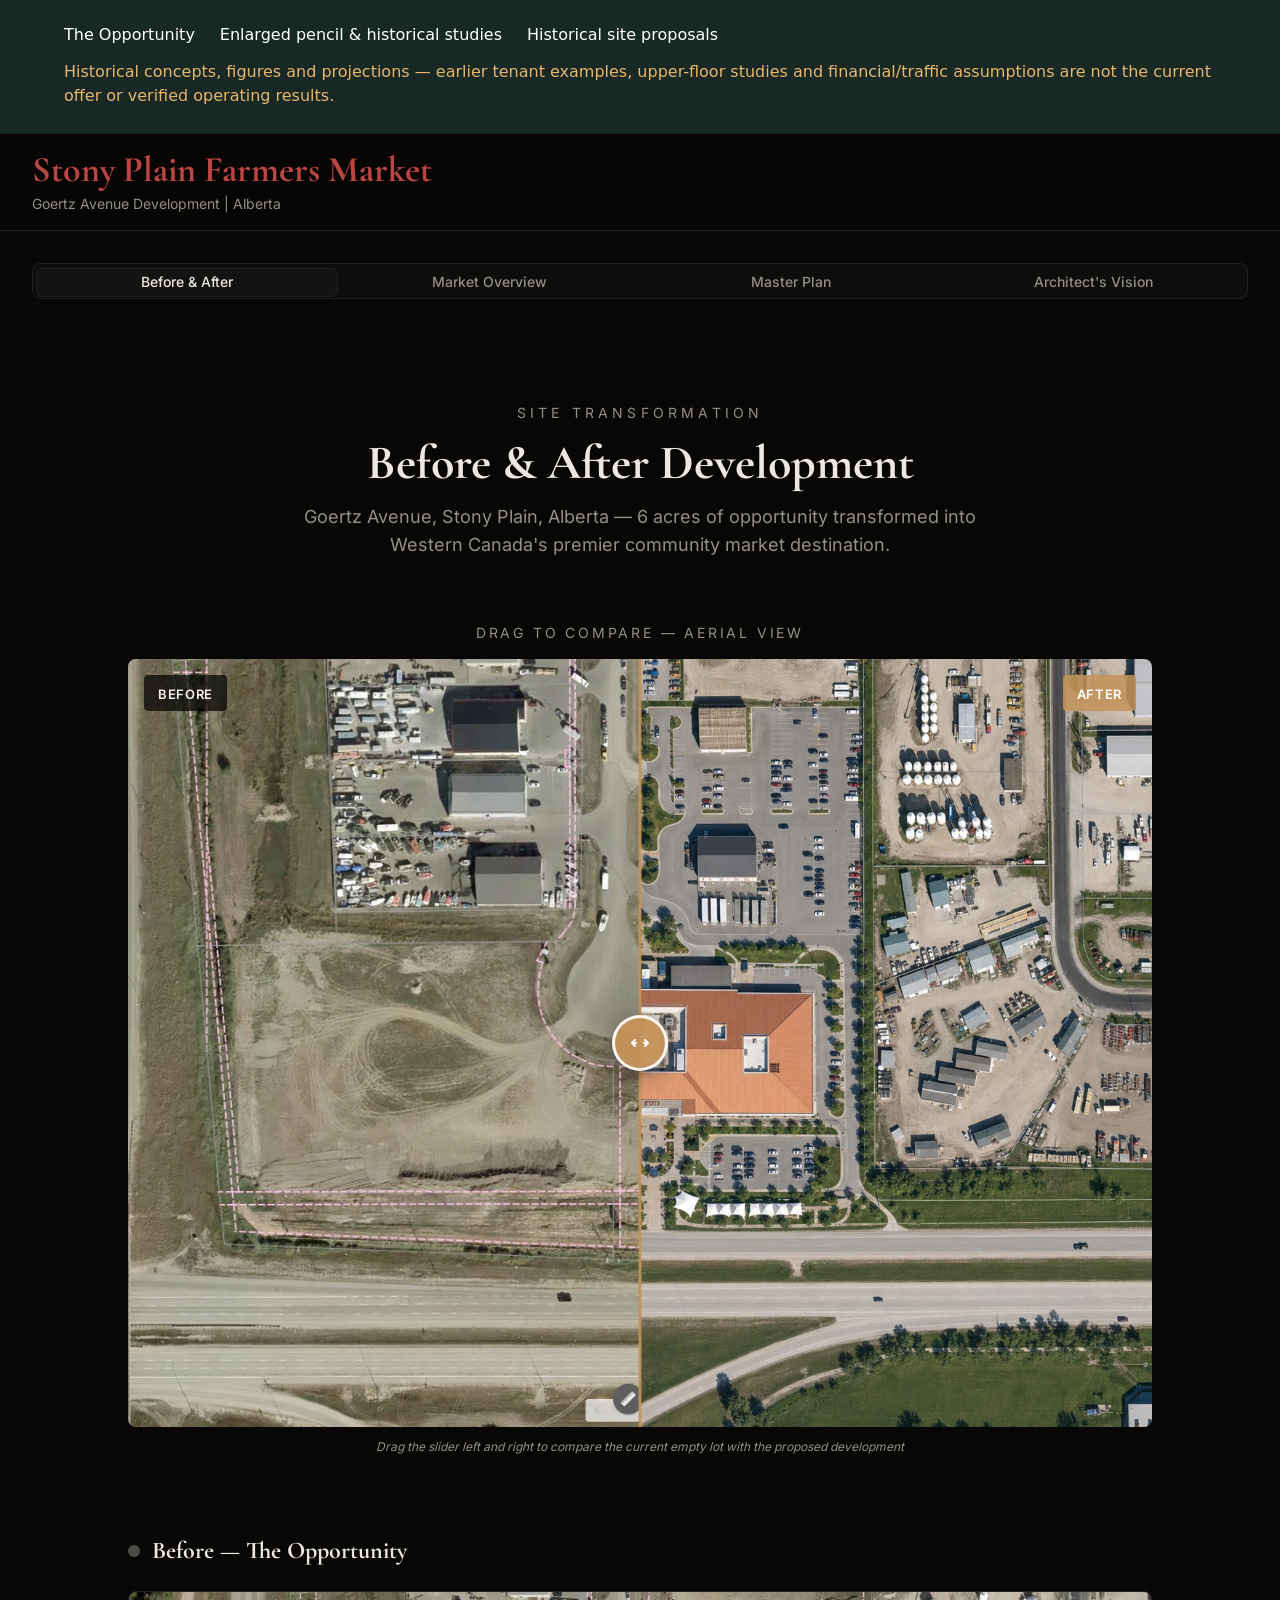
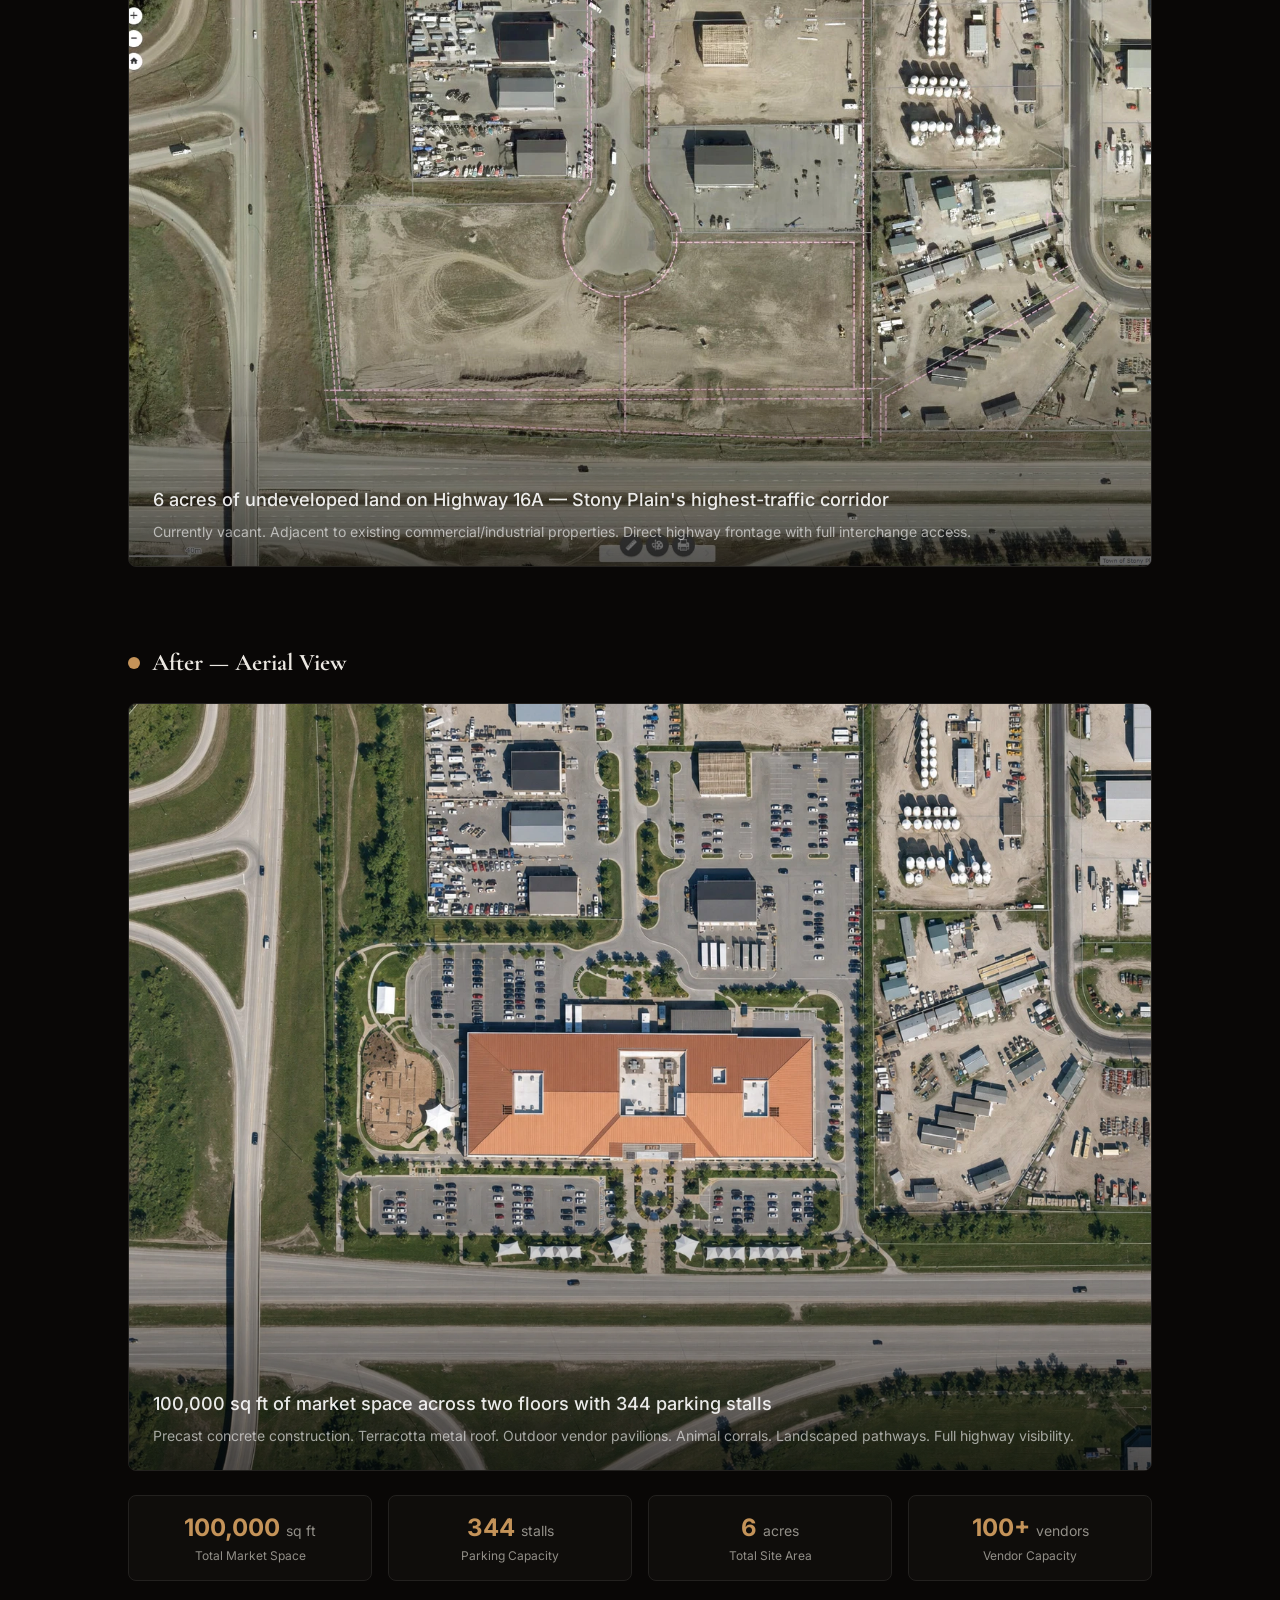
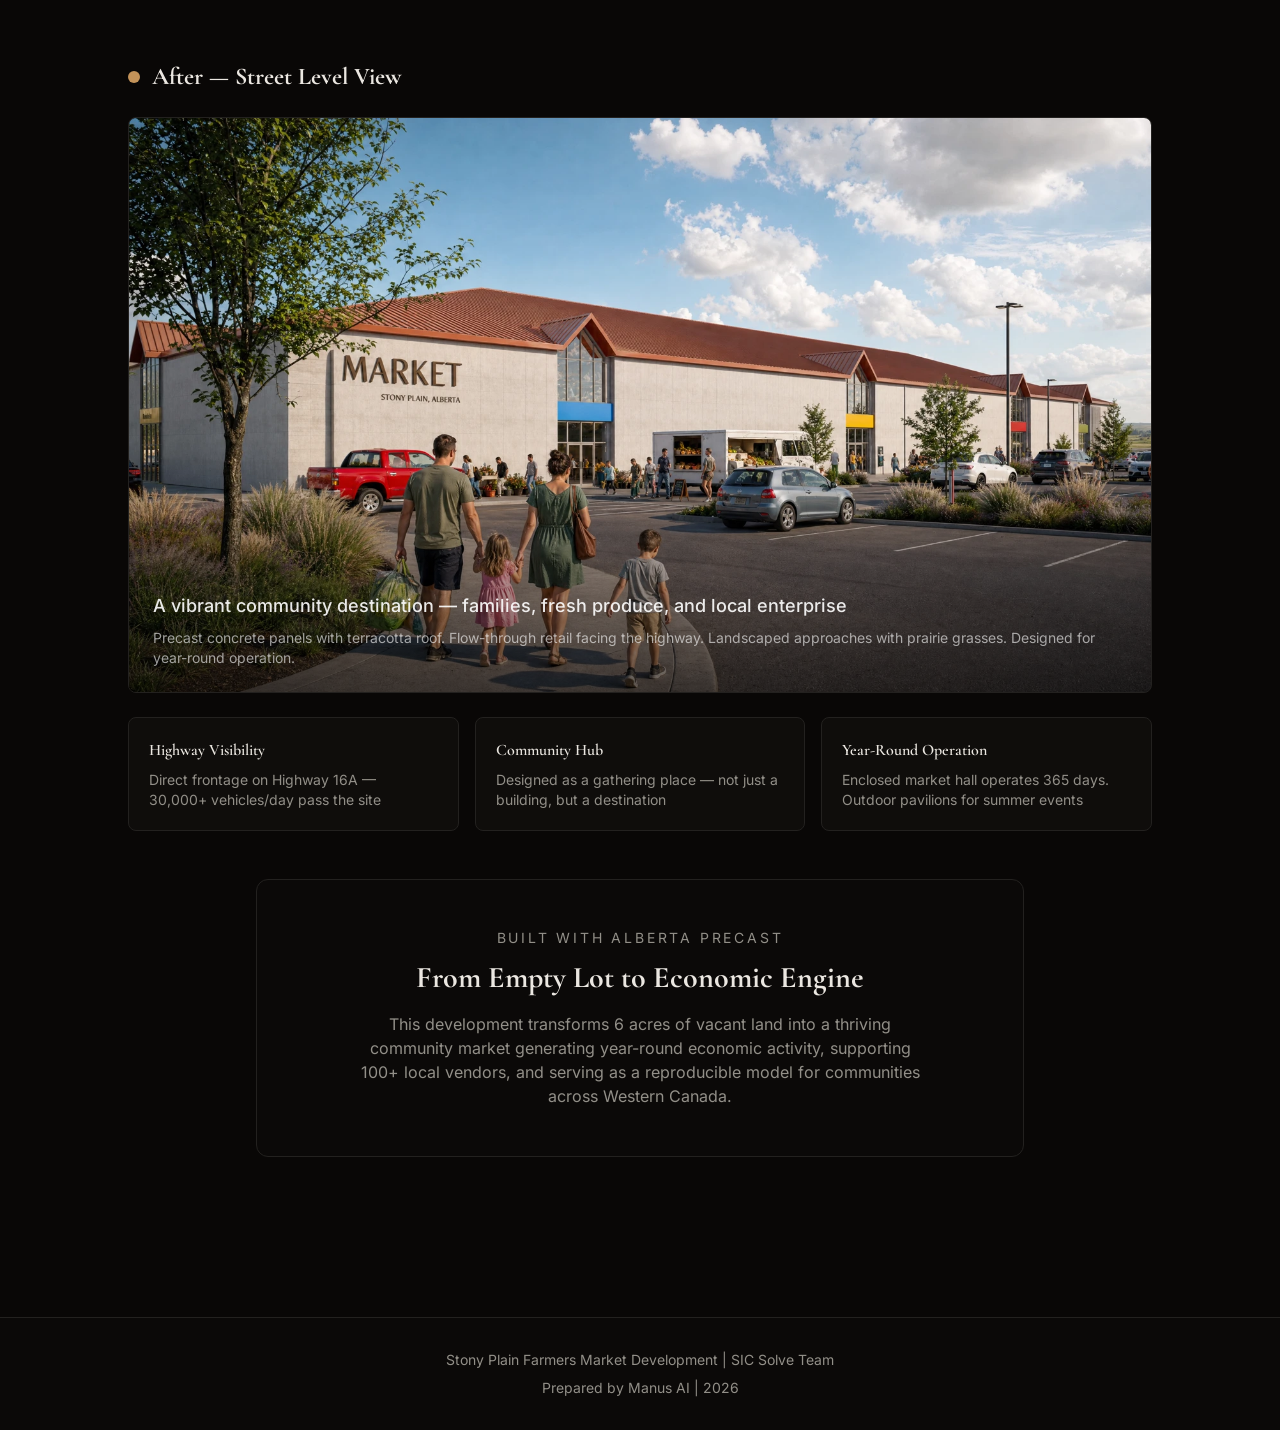
<file: opportunity-v5/historical.html>
<!doctype html>
<html lang="en">

  <head>
    <meta charset="UTF-8" />
    <meta
      name="viewport"
      content="width=device-width, initial-scale=1.0" />
    <title>Stony Plain Farmers Market</title>    
    
    
    <link href="historical-fonts.css" rel="stylesheet" />
    <script type="module" crossorigin src="historical-app.js"></script>
    <link rel="stylesheet" crossorigin href="historical-local.css">
  <meta property="og:type" content="website">
		<meta property="og:url" content="https://timjlatimer.github.io/stony-plain-market-opportunity/opportunity-v5/historical.html">
		<meta property="og:title" content="Stony Plain Farmers Market">
		<meta property="og:image" content="https://timjlatimer.github.io/stony-plain-market-opportunity/opportunity-v5/pencil-display-1536.webp">
		<meta property="og:image:width" content="1200">
		<meta property="og:image:height" content="630">
		<meta name="twitter:card" content="summary_large_image">
		<meta name="twitter:title" content="Stony Plain Farmers Market">
		<meta name="twitter:image" content="https://timjlatimer.github.io/stony-plain-market-opportunity/opportunity-v5/pencil-display-1536.webp">
		<meta name="twitter:image:width" content="1200">
		<meta name="twitter:image:height" content="630"><link rel="canonical" href="https://timjlatimer.github.io/stony-plain-market-opportunity/opportunity-v5/historical.html" /><script>window.addEventListener('hashchange',()=>location.reload());</script></head>

  <body><style>#broker-history-bar{padding:18px 5vw;background:#172825;color:#fff;font:16px/1.5 system-ui}#broker-history-bar a{color:#fff;display:inline-block;margin:5px 25px 5px 0;text-underline-offset:5px}#broker-history-bar a:focus-visible{outline:3px solid #e8b66c;outline-offset:4px}#broker-history-bar strong{display:block;font-weight:500;color:#e8b66c;margin:8px 0}</style><nav id="broker-history-bar" aria-label="Historical concept navigation"><a href="/stony-plain-market-opportunity/">The Opportunity</a><a href="historical-concept.html#enlarged-pencil">Enlarged pencil &amp; historical studies</a><a href="historical.html#before-after">Historical site proposals</a><strong>Historical concepts, figures and projections — earlier tenant examples, upper-floor studies and financial/traffic assumptions are not the current offer or verified operating results.</strong></nav>
    

    <div id="root"></div>
    
  
		</body>

</html>
</file>
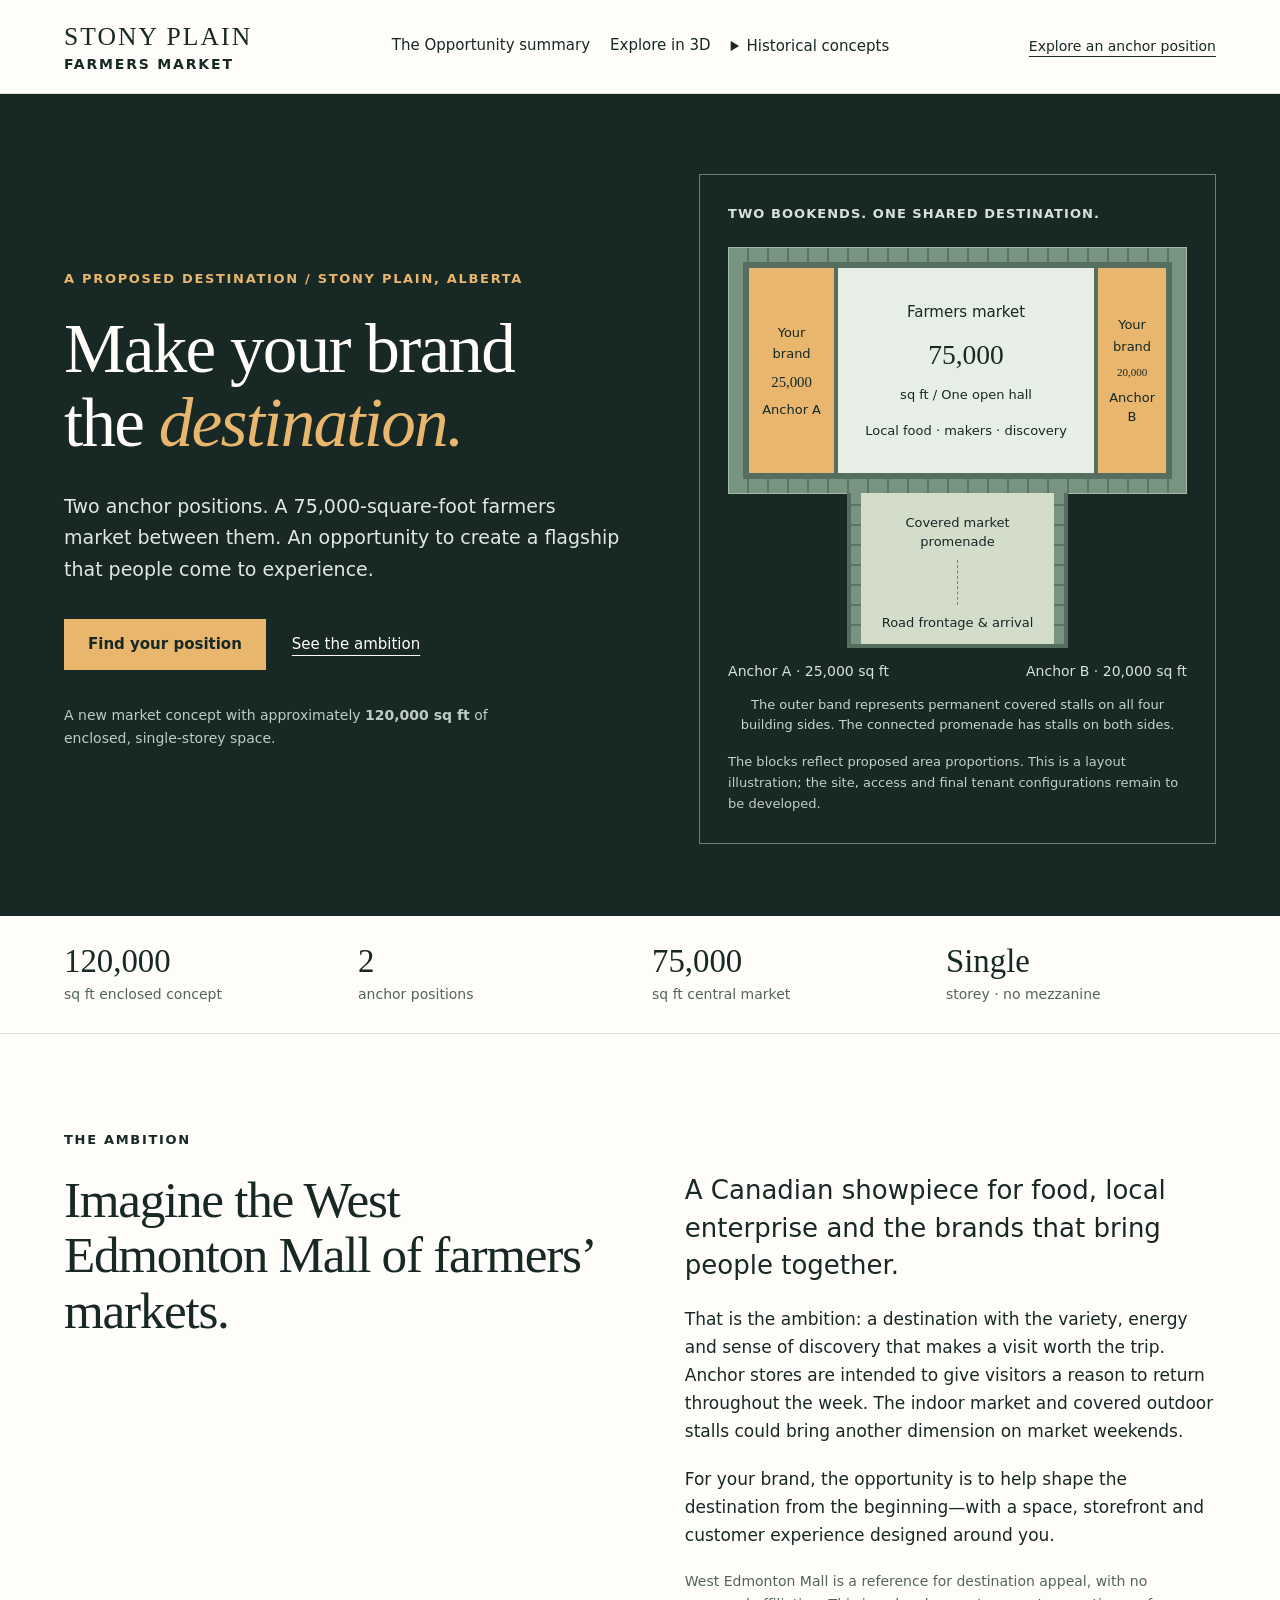
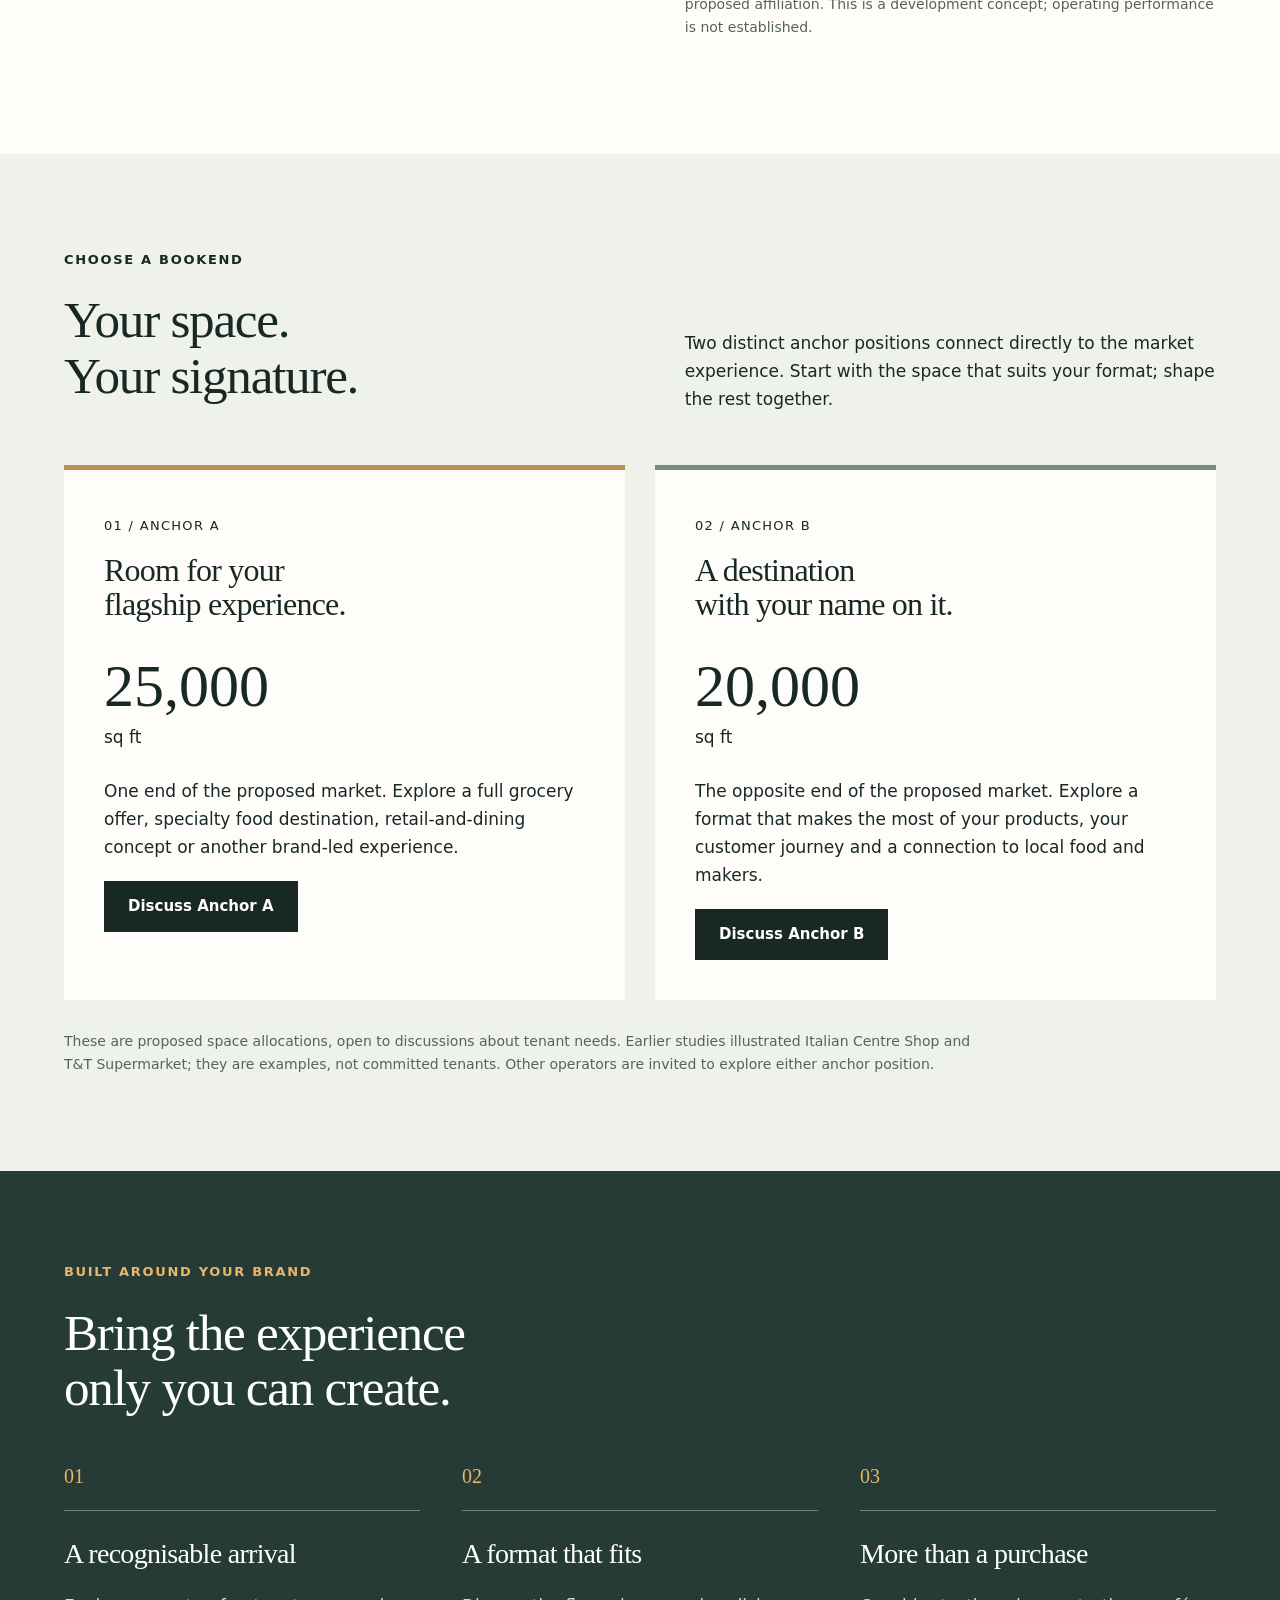
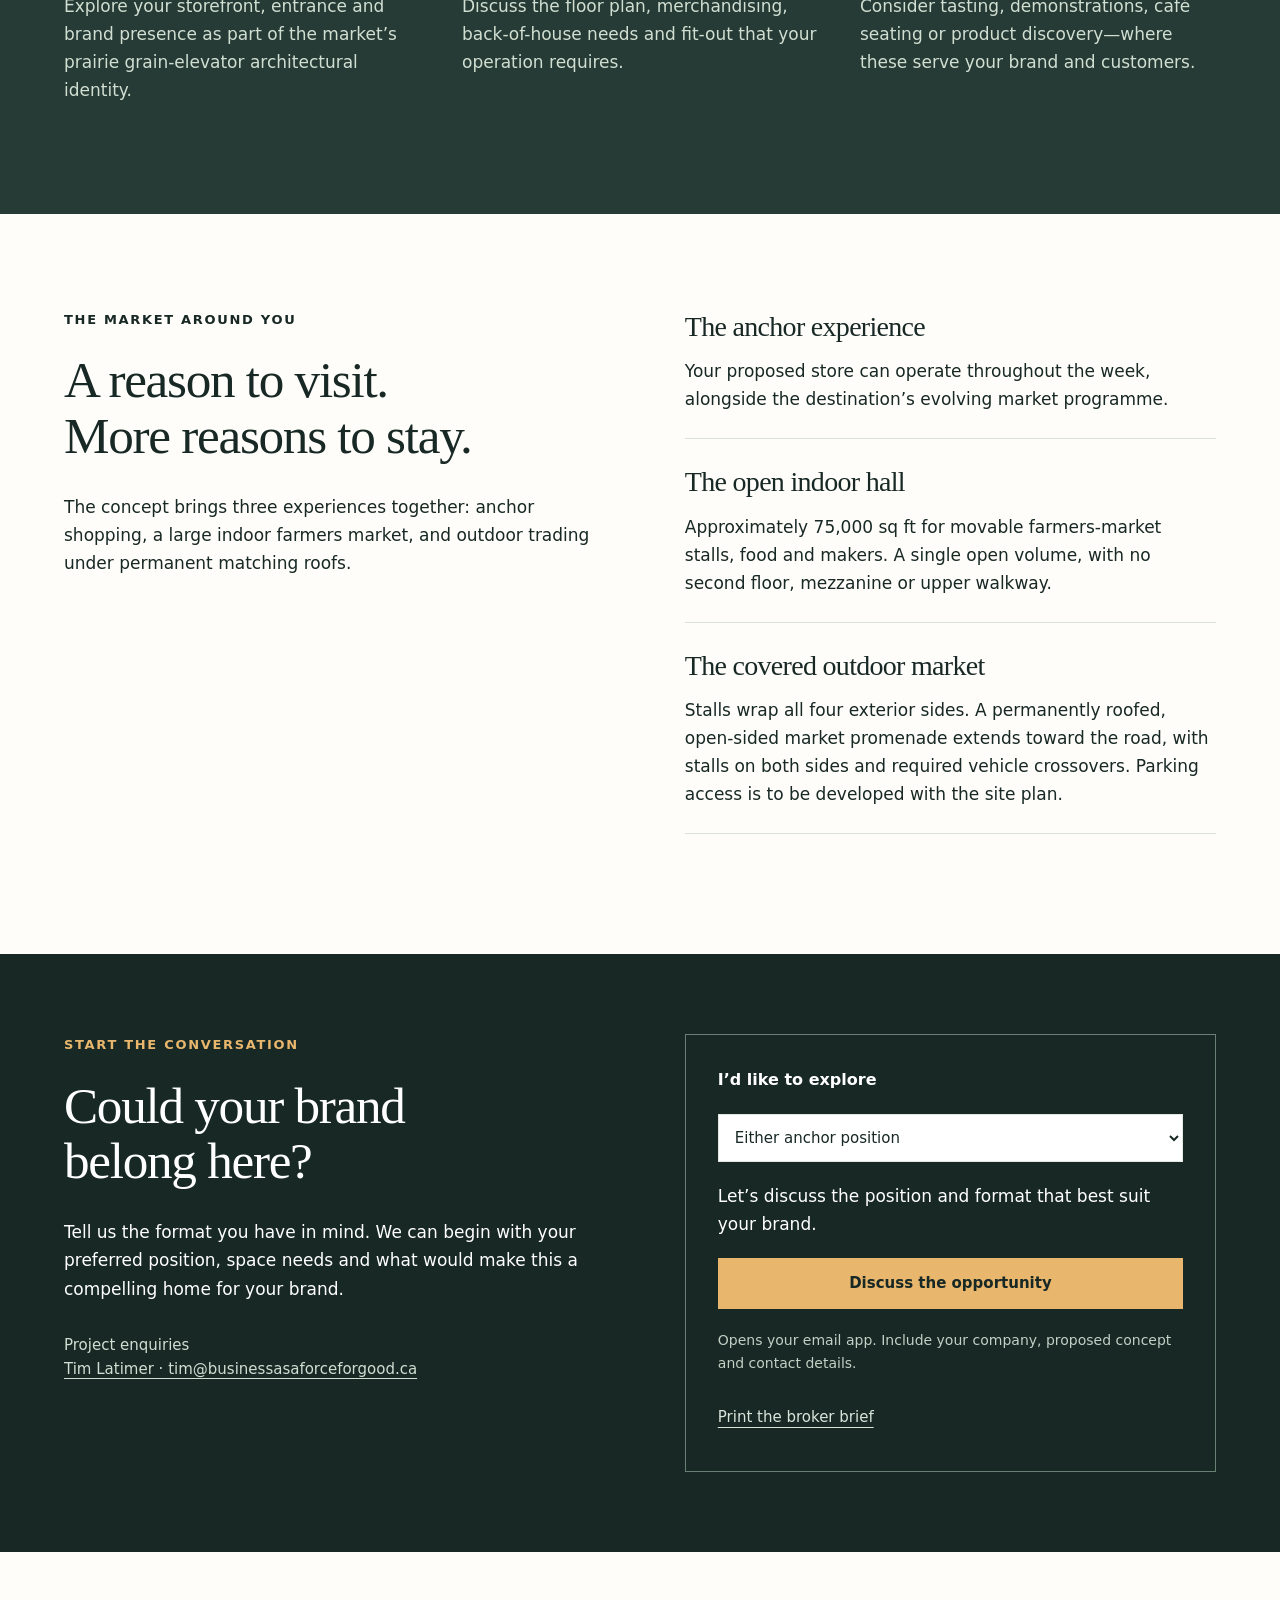
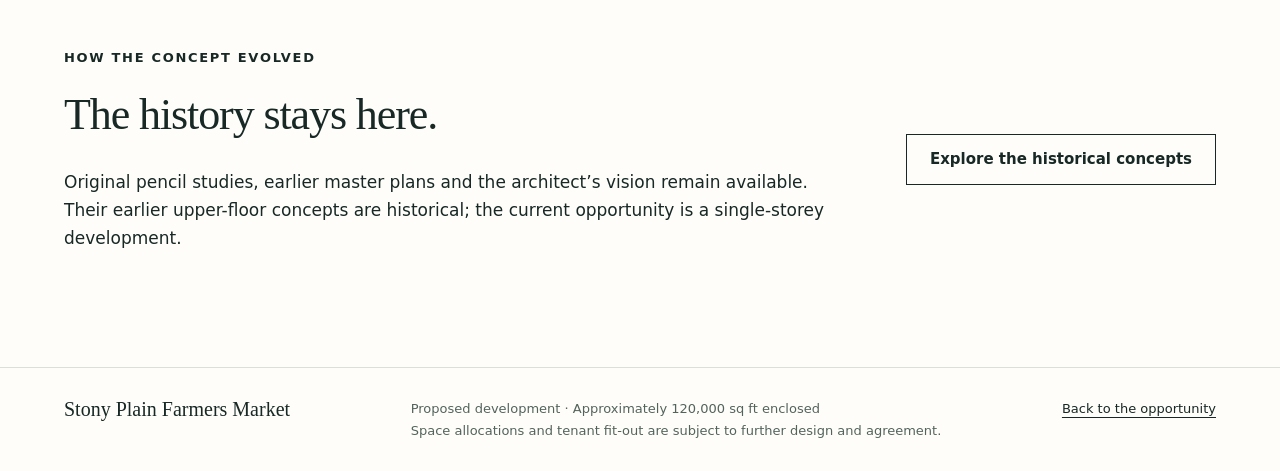
<file: opportunity-v5/opportunity-details.html>
<!doctype html>
<html lang="en">
<head>
  <meta charset="utf-8">
  <meta name="viewport" content="width=device-width,initial-scale=1">
  <meta name="description" content="Explore two proposed anchor positions in a 120,000-square-foot Stony Plain Farmers Market destination. A flagship opportunity shaped around your brand.">
  <title>Opportunity Details | Stony Plain Farmers Market</title>
  <link rel="stylesheet" href="opportunity.css">
  <script src="opportunity.js" defer></script>
</head>
<body>
  <a class="skip" href="#opportunity">Skip to the opportunity</a>
  <header class="masthead">
    <a class="wordmark" href="/stony-plain-market-opportunity/" aria-label="Stony Plain Farmers Market, opportunity home"><span>STONY PLAIN</span><span>FARMERS MARKET</span></a>
    <nav class="site-tabs" aria-label="Website sections">
      <a href="/stony-plain-market-opportunity/">The Opportunity summary</a><a href="/stony-plain-market-opportunity/pencil-3d/index.html">Explore in 3D</a>
      <details class="history-menu"><summary>Historical concepts</summary><div class="history-links">
        <a href="historical-concept.html">Pencil studies &amp; previous direction</a>
        <a href="historical.html#before-after">Before &amp; After</a>
        <a href="historical.html#overview">Market Overview</a>
        <a href="historical.html#master-plan">Master Plan</a>
        <a href="historical.html#architect-vision">Architect’s Vision</a>
      </div></details>
    </nav>
    <a class="header-contact" href="#anchor-positions">Explore an anchor position</a>
  </header>
  <main id="opportunity">
    <section class="hero section-wrap" aria-labelledby="hero-title">
      <div class="hero-copy">
        <p class="eyebrow">A proposed destination / Stony Plain, Alberta</p>
        <h1 id="hero-title">Make your brand<br>the <em>destination.</em></h1>
        <p class="hero-intro">Two anchor positions. A 75,000-square-foot farmers market between them. An opportunity to create a flagship that people come to experience.</p>
        <div class="hero-actions"><a class="button gold" href="#anchor-positions">Find your position</a><a class="text-link" href="#vision">See the ambition</a></div>
        <p class="hero-caption">A new market concept with approximately <strong>120,000 sq ft</strong> of enclosed, single-storey space.</p>
      </div>
      <div class="hero-plan">
        <p class="eyebrow">Two bookends. One shared destination.</p>
        <div class="plan-perimeter"><div class="plan-building" role="group" aria-label="Proposed enclosed area allocation: anchor A 25,000, central market 75,000, anchor B 20,000 square feet">
          <a class="plan-anchor a" href="#anchor-a" data-anchor="a" aria-label="Your brand Anchor A, 25,000 sq ft"><span>Your brand</span><strong>25,000</strong><small>Anchor A</small><span class="mobile-anchor">A</span></a>
          <div class="plan-market"><span>Farmers market</span><strong>75,000</strong><small>sq ft / One open hall</small><span class="market-jobs">Local food · makers · discovery</span></div>
          <a class="plan-anchor b" href="#anchor-b" data-anchor="b" aria-label="Your brand Anchor B, 20,000 sq ft"><span>Your brand</span><strong>20,000</strong><small>Anchor B</small><span class="mobile-anchor">B</span></a>
        </div></div>
        <div class="promenade"><span>Covered market<br>promenade</span><i aria-hidden="true"></i><small>Road frontage &amp; arrival</small></div>
        <div class="mobile-plan-key"><span>Anchor A · 25,000 sq ft</span><span>Anchor B · 20,000 sq ft</span></div>
        <div class="perimeter-label">The outer band represents permanent covered stalls on all four building sides. The connected promenade has stalls on both sides.</div>
        <p class="plan-caption">The blocks reflect proposed area proportions. This is a layout illustration; the site, access and final tenant configurations remain to be developed.</p>
      </div>
    </section>
    <div class="fact-strip section-wrap" role="group" aria-label="Proposed development facts">
      <div><strong>120,000</strong><span>sq ft enclosed concept</span></div><div><strong>2</strong><span>anchor positions</span></div><div><strong>75,000</strong><span>sq ft central market</span></div><div><strong>Single</strong><span>storey · no mezzanine</span></div>
    </div>
    <section class="vision section-wrap" id="vision" aria-labelledby="vision-title">
      <p class="eyebrow">The ambition</p>
      <div class="vision-grid"><h2 id="vision-title">Imagine the West Edmonton Mall of farmers’ markets.</h2><div><p class="large-copy">A Canadian showpiece for food, local enterprise and the brands that bring people together.</p><p>That is the ambition: a destination with the variety, energy and sense of discovery that makes a visit worth the trip. Anchor stores are intended to give visitors a reason to return throughout the week. The indoor market and covered outdoor stalls could bring another dimension on market weekends.</p><p>For your brand, the opportunity is to help shape the destination from the beginning—with a space, storefront and customer experience designed around you.</p><p class="muted">West Edmonton Mall is a reference for destination appeal, with no proposed affiliation. This is a development concept; operating performance is not established.</p></div></div>
    </section>
    <section class="positions section-wrap" id="anchor-positions" aria-labelledby="positions-title">
      <div class="section-heading"><div><p class="eyebrow">Choose a bookend</p><h2 id="positions-title">Your space. <br>Your signature.</h2></div><p>Two distinct anchor positions connect directly to the market experience. Start with the space that suits your format; shape the rest together.</p></div>
      <div class="anchor-cards">
        <article class="anchor-card" id="anchor-a"><span class="card-number">01 / Anchor A</span><h3>Room for your<br>flagship experience.</h3><p class="space-number">25,000 <span>sq ft</span></p><p>One end of the proposed market. Explore a full grocery offer, specialty food destination, retail-and-dining concept or another brand-led experience.</p><a class="button dark" href="#conversation" data-anchor="a">Discuss Anchor A</a></article>
        <article class="anchor-card alternate" id="anchor-b"><span class="card-number">02 / Anchor B</span><h3>A destination<br>with your name on it.</h3><p class="space-number">20,000 <span>sq ft</span></p><p>The opposite end of the proposed market. Explore a format that makes the most of your products, your customer journey and a connection to local food and makers.</p><a class="button dark" href="#conversation" data-anchor="b">Discuss Anchor B</a></article>
      </div>
      <p class="position-note">These are proposed space allocations, open to discussions about tenant needs. Earlier studies illustrated Italian Centre Shop and T&amp;T Supermarket; they are examples, not committed tenants. Other operators are invited to explore either anchor position.</p><p class="print-allocation">Proposed enclosed allocation: Anchor A 25,000 sq ft · Central market 75,000 sq ft · Anchor B 20,000 sq ft.</p>
    </section>
    <section id="customize" class="customize section-wrap" aria-labelledby="custom-title">
      <p class="eyebrow">Built around your brand</p><h2 id="custom-title">Bring the experience<br>only you can create.</h2>
      <div class="custom-grid"><article><span>01</span><h3>A recognisable arrival</h3><p>Explore your storefront, entrance and brand presence as part of the market’s prairie grain-elevator architectural identity.</p></article><article><span>02</span><h3>A format that fits</h3><p>Discuss the floor plan, merchandising, back-of-house needs and fit-out that your operation requires.</p></article><article><span>03</span><h3>More than a purchase</h3><p>Consider tasting, demonstrations, café seating or product discovery—where these serve your brand and customers.</p></article></div>
    </section>
    <section class="experience section-wrap" aria-labelledby="experience-title">
      <div><p class="eyebrow">The market around you</p><h2 id="experience-title">A reason to visit.<br>More reasons to stay.</h2><p>The concept brings three experiences together: anchor shopping, a large indoor farmers market, and outdoor trading under permanent matching roofs.</p></div>
      <ol class="experience-list"><li><h3>The anchor experience</h3><p>Your proposed store can operate throughout the week, alongside the destination’s evolving market programme.</p></li><li><h3>The open indoor hall</h3><p>Approximately 75,000 sq ft for movable farmers-market stalls, food and makers. A single open volume, with no second floor, mezzanine or upper walkway.</p></li><li><h3>The covered outdoor market</h3><p>Stalls wrap all four exterior sides. A permanently roofed, open-sided market promenade extends toward the road, with stalls on both sides and required vehicle crossovers. Parking access is to be developed with the site plan.</p></li></ol>
    </section>
    <section class="conversation section-wrap" id="conversation" aria-labelledby="conversation-title">
      <div><p class="eyebrow">Start the conversation</p><h2 id="conversation-title">Could your brand<br>belong here?</h2><p>Tell us the format you have in mind. We can begin with your preferred position, space needs and what would make this a compelling home for your brand.</p><p class="contact-line">Project enquiries<br><a href="mailto:tim@businessasaforceforgood.ca">Tim Latimer · tim@businessasaforceforgood.ca</a></p></div>
      <div class="conversation-card"><label for="anchor-choice">I’d like to explore</label><select id="anchor-choice"><option value="either">Either anchor position</option><option value="a">Anchor A — approximately 25,000 sq ft</option><option value="b">Anchor B — approximately 20,000 sq ft</option><option value="both">Both positions / a combined discussion</option></select><p id="anchor-summary" aria-live="polite">Let’s discuss the position and format that best suit your brand.</p><a class="button gold" id="enquiry-link" href="mailto:tim@businessasaforceforgood.ca?subject=Stony%20Plain%20Market%20%E2%80%94%20Anchor%20Opportunity">Discuss the opportunity</a><p class="email-help">Opens your email app. Include your company, proposed concept and contact details.</p><button class="print-button" type="button" id="print-brief">Print the broker brief</button><noscript><p>You can email Tim directly and use your browser’s Print command to save this page.</p></noscript></div>
    </section>
    <section class="history-note section-wrap" aria-labelledby="history-title"><div><p class="eyebrow">How the concept evolved</p><h2 id="history-title">The history stays here.</h2><p>Original pencil studies, earlier master plans and the architect’s vision remain available. Their earlier upper-floor concepts are historical; the current opportunity is a single-storey development.</p></div><a class="button outline" href="historical-concept.html">Explore the historical concepts</a></section>
  </main>
  <footer class="section-wrap"><div class="footer-brand">Stony Plain Farmers Market</div><p>Proposed development · Approximately 120,000 sq ft enclosed<br>Space allocations and tenant fit-out are subject to further design and agreement.</p><a href="#opportunity">Back to the opportunity</a></footer>
</body>
</html>
</file>
<file: opportunity-v5/opportunity.css>
:root{--ink:#172825;--ink2:#263b35;--paper:#fffdfa;--gold:#e8b66c;--muted:#53645d;--line:#d9e0da;--white:#ffffff;--serif:Georgia,'Times New Roman',serif}*{box-sizing:border-box}html{scroll-behavior:smooth;scroll-padding-top:100px}body{margin:0;background:var(--paper);color:var(--ink);font:1.0625rem/1.65 system-ui,-apple-system,sans-serif}a{color:inherit}button,select{font:inherit}a,button,select,summary{-webkit-tap-highlight-color:transparent}a:focus-visible,button:focus-visible,select:focus-visible,summary:focus-visible{outline:3px solid #a55419;outline-offset:5px}.skip{position:absolute;left:-9999px}.skip:focus{left:12px;top:12px;z-index:100;background:white;padding:12px}.section-wrap{padding-left:max(5vw,24px);padding-right:max(5vw,24px)}.masthead{display:flex;align-items:center;justify-content:space-between;gap:24px;padding:20px max(5vw,24px);border-bottom:1px solid var(--line);background:var(--paper);position:sticky;top:0;z-index:20}.wordmark{text-decoration:none;display:grid;font-size:.875rem;line-height:1.35;letter-spacing:.13em;font-weight:750}.wordmark span:first-child{font-family:var(--serif);font-size:1.6rem;font-weight:400;letter-spacing:.08em}.site-tabs{display:flex;gap:28px;align-items:center;font-size:.9375rem}.site-tabs>a{text-decoration:none;padding:6px 0;border-bottom:2px solid transparent}.site-tabs .active{border-color:var(--ink);font-weight:650}.history-menu{position:relative}.history-menu summary{cursor:pointer;padding:6px 0}.history-links{position:absolute;right:0;top:44px;min-width:290px;display:grid;background:white;border:1px solid var(--line);box-shadow:0 12px 35px #17282514;padding:10px}.history-links a{text-decoration:none;padding:10px 14px}.history-links a:hover{background:#eef3ee}.header-contact{font-size:.875rem;text-underline-offset:5px}.hero{background:var(--ink);color:var(--paper);padding-top:80px;padding-bottom:72px;display:grid;grid-template-columns:1.08fr 1fr;gap:6vw;align-items:center}.eyebrow{font-size:.8125rem;letter-spacing:.13em;text-transform:uppercase;font-weight:600;margin:0 0 22px}.hero .eyebrow,.customize .eyebrow,.conversation .eyebrow{color:var(--gold)}h1,h2,h3,p{overflow-wrap:break-word}h1,h2,h3{font-family:var(--serif);font-weight:400;line-height:1.08;letter-spacing:-.025em}h1{font-size:clamp(3rem,5.4vw,5.6rem);margin:0 0 30px}h1 em{color:var(--gold);font-weight:400}h2{font-size:clamp(2.5rem,4vw,4.5rem);margin:0 0 30px}h3{font-size:2rem;margin:15px 0 22px}p{margin:0 0 20px}.hero-intro{font-size:1.1875rem;max-width:630px;color:#e0e8e0}.hero-actions{display:flex;align-items:center;gap:26px;margin:34px 0}.button{display:inline-flex;align-items:center;justify-content:center;padding:14px 23px;font-size:.9375rem;font-weight:650;text-decoration:none;border:1px solid transparent;line-height:1.4;min-height:48px}.button.gold{background:var(--gold);color:var(--ink)}.button.dark{background:var(--ink);color:white}.button.outline{border-color:var(--ink);background:transparent}.button:hover{filter:brightness(.96)}.text-link{text-underline-offset:6px;font-size:.9375rem}.hero-caption{font-size:.875rem;color:#becdc3;max-width:470px;margin-bottom:0}.hero-plan{padding:28px;border:1px solid #688174;min-width:0}.hero-plan .eyebrow{font-size:.8125rem;color:#d7e3d9;letter-spacing:.08em}.plan-building{display:grid;grid-template-columns:5fr 15fr 4fr;border:6px solid #556e60;gap:4px;background:#556e60}.plan-building>a,.plan-market{padding:22px 9px;min-height:205px;display:flex;flex-direction:column;justify-content:center;text-align:center;text-decoration:none;min-width:0}.plan-anchor{background:var(--gold);color:var(--ink);font-size:.8125rem;transition:background .15s}.plan-anchor:hover{background:#f3cb90}.plan-market{background:#e6eee5;color:var(--ink);font-size:.9375rem}.plan-building strong{font-family:var(--serif);font-weight:400;font-size:clamp(1.1rem,2.15vw,2.2rem);line-height:1.3;margin:12px 0}.plan-building small{font-size:.8125rem;line-height:1.5}.market-jobs{display:block;font-size:.8125rem;margin-top:18px;line-height:1.4}.perimeter-label{text-align:center;color:#c4d6c8;font-size:.8125rem;line-height:1.5;margin:12px 0}.promenade{max-width:48%;margin:auto;text-align:center;font-size:.8125rem;color:var(--ink);background:#d4dcca;border:4px solid #556e60;padding:20px 8px 12px;line-height:1.5}.promenade i{display:block;height:45px;border-left:1px dashed #768370;width:0;margin:8px auto}.promenade small{font-size:.8125rem}.plan-caption{font-size:.8125rem;color:#c2d0c5;line-height:1.6;margin:18px 0 0}.fact-strip{display:grid;grid-template-columns:repeat(4,1fr);border-bottom:1px solid var(--line);padding-top:27px;padding-bottom:27px;gap:24px}.fact-strip>div{display:grid;gap:2px}.fact-strip strong{font:2.25rem/1.15 var(--serif)}.fact-strip span{font-size:.875rem;color:var(--muted)}.vision,.positions,.experience,.history-note{padding-top:95px;padding-bottom:95px}.vision-grid,.section-heading,.experience,.conversation{display:grid;grid-template-columns:1fr 1fr;gap:7vw}.vision-grid .large-copy{font-size:1.625rem;line-height:1.45}.muted{font-size:.875rem;color:var(--muted)}.positions{background:#eef2eb}.section-heading{align-items:end;margin-bottom:32px}.section-heading>p{max-width:540px}.anchor-cards{display:grid;grid-template-columns:1fr 1fr;gap:30px}.anchor-card{background:#fffdfa;padding:40px;border-top:5px solid #b99152}.anchor-card.alternate{border-color:#728f7b}.card-number{font-size:.8125rem;letter-spacing:.1em;text-transform:uppercase}.space-number{font:3.75rem/1.15 var(--serif);margin:30px 0}.space-number span{font:1.0625rem system-ui;letter-spacing:0}.anchor-card>p:not(.space-number){max-width:520px}.position-note{font-size:.875rem;color:var(--muted);max-width:920px;margin:30px 0 0}.customize{padding-top:90px;padding-bottom:90px;background:var(--ink2);color:white}.custom-grid{display:grid;grid-template-columns:repeat(3,1fr);gap:42px;margin-top:50px}.custom-grid article>span{font:1.25rem var(--serif);color:var(--gold);border-bottom:1px solid #6c8375;display:block;padding-bottom:22px}.custom-grid h3{font-size:1.75rem;margin-top:28px}.custom-grid p{color:#d1ded2}.experience-list{margin:0;padding:0;list-style:none;counter-reset:item}.experience-list li{border-bottom:1px solid var(--line);padding:0 0 25px;margin:0 0 25px}.experience-list h3{font:1.75rem var(--serif)}.experience-list p{margin:12px 0 0}.conversation{background:var(--ink);color:white;padding-top:80px;padding-bottom:80px}.conversation-card{padding:32px;border:1px solid #688174;align-self:center;display:grid;gap:20px}.conversation-card label{font-weight:600;font-size:1rem}.conversation-card select{width:100%;max-width:100%;padding:12px;color:var(--ink);background:#fff;border:1px solid #e0e8df;min-height:48px;font-size:.9375rem}.conversation-card p{margin:0}.conversation-card .email-help{font-size:.875rem;color:#c2d0c5}.contact-line{font-size:.9375rem;color:#d1ded2;margin-top:30px}.contact-line a{text-underline-offset:4px}.print-button{color:#d9e5db;text-decoration:underline;text-underline-offset:5px;background:transparent;border:0;padding:6px 0;cursor:pointer;justify-self:start;min-height:44px;font-size:.9375rem}.history-note{display:flex;align-items:center;justify-content:space-between;gap:50px}.history-note h2{font-size:2.75rem}.history-note p{max-width:800px}.history-note .button{flex-shrink:0}footer{border-top:1px solid var(--line);display:flex;justify-content:space-between;align-items:start;gap:35px;padding-top:30px;padding-bottom:30px;font-size:.8125rem}.footer-brand{font:1.25rem var(--serif)}footer p{margin:0;color:var(--muted)}footer>a{white-space:nowrap;text-underline-offset:4px}@media(max-width:1100px){.header-contact{display:none}.hero{grid-template-columns:1fr;gap:50px}.hero-plan{max-width:750px}.plan-building strong{font-size:2rem}.hero{padding-top:65px}.vision-grid,.section-heading,.experience,.conversation{gap:40px}.history-note{display:block}.history-note .button{margin-top:15px}}@media(max-width:700px){html{scroll-padding-top:160px}.masthead{flex-direction:column;align-items:start;gap:12px;padding-top:14px;padding-bottom:14px}.site-tabs{gap:24px;font-size:.875rem}.history-links{right:auto;left:0;min-width:270px;max-width:calc(100vw - 48px)}.hero{padding-top:48px;padding-bottom:45px}.hero-actions{gap:22px;flex-wrap:wrap}.hero-plan{padding:18px}.hero-plan .eyebrow{font-size:.75rem}.plan-building>a,.plan-market{padding:15px 5px;min-height:185px}.plan-building strong{font-size:1.15rem}.plan-building>a,.plan-market,.plan-building small,.market-jobs{font-size:.75rem}.market-jobs{max-width:130px}.fact-strip{grid-template-columns:1fr 1fr;gap:25px}.fact-strip strong{font-size:2rem}.vision-grid,.section-heading,.experience,.conversation,.anchor-cards,.custom-grid{grid-template-columns:1fr}.vision,.positions,.experience,.history-note{padding-top:60px;padding-bottom:60px}.anchor-card{padding:28px}.space-number{font-size:3.1rem}.conversation{padding-top:60px;padding-bottom:60px}.conversation-card{padding:23px}.contact-line a{overflow-wrap:anywhere}.customize{padding-top:60px;padding-bottom:60px}.custom-grid{gap:25px}.custom-grid h3{margin-bottom:16px}.custom-grid p{margin-bottom:0}footer{flex-direction:column;gap:18px}.history-note h2{font-size:2.5rem}}@media(prefers-reduced-motion:reduce){html{scroll-behavior:auto}*{transition:none!important}}@media print{html{scroll-behavior:auto}body{font-size:10pt;background:white;color:#111}.masthead{position:static;border-bottom:1pt solid #555;padding:10pt 0}.wordmark{font-size:8pt}.wordmark span:first-child{font-size:16pt}.site-tabs,.header-contact,.hero-actions,.hero-plan,.customize,.history-note,.print-button,.email-help,.conversation-card select,.conversation-card label,.conversation-card .button,.history-menu,footer>a,.skip{display:none}.section-wrap{padding-left:0;padding-right:0}.hero{display:block;background:white;color:#111;padding:18pt 0 10pt}.hero .eyebrow,.conversation .eyebrow{color:#444}h1{font-size:30pt;margin-bottom:12pt}h1 em{color:#111}.hero-intro{font-size:11pt;color:#222;max-width:none}.hero-caption{color:#333}.fact-strip{padding:10pt 0;gap:12pt}.fact-strip strong{font-size:19pt}.fact-strip span{font-size:9pt}.vision,.positions,.experience,.conversation{padding:16pt 0}.vision-grid,.section-heading,.experience,.conversation{display:block}.eyebrow{font-size:8pt;margin-bottom:8pt}h2{font-size:22pt;margin-bottom:12pt}h3{font-size:15pt;margin:8pt 0}p{margin-bottom:9pt}.vision-grid .large-copy{font-size:13pt}.vision .muted{font-size:8pt}.positions{background:white}.section-heading{margin-bottom:12pt}.anchor-cards{gap:18pt}.anchor-card{padding:12pt;border:1pt solid #888;break-inside:avoid}.anchor-card .button{display:none}.space-number{font-size:25pt;margin:12pt 0}.position-note{font-size:8pt;margin-top:12pt}.experience-list li{padding-bottom:10pt;margin-bottom:10pt}.experience-list h3{font-size:14pt}.experience-list p{margin-top:5pt}.conversation{background:white;color:#111}.conversation-card{border:0;padding:0;display:block}.conversation-card p{margin-bottom:10pt}.contact-line{color:#111;font-size:10pt}.contact-line a{text-decoration:none}.contact-line a:after{content:none}footer{font-size:8pt;padding:12pt 0;display:block}.footer-brand{font-size:12pt}footer p{margin-top:5pt;color:#333}}
.mobile-anchor,.mobile-plan-key{display:none}@media(max-width:700px){.plan-anchor>span:not(.mobile-anchor),.plan-anchor>strong,.plan-anchor>small{display:none}.plan-anchor>.mobile-anchor{display:block;font-size:1.25rem;font-weight:650}.mobile-plan-key{display:flex;gap:12px;justify-content:space-between;flex-wrap:wrap;font-size:.875rem;color:#d7e3d9;margin-top:12px}}
.hero :focus-visible,.conversation :focus-visible,.customize :focus-visible{outline-color:#fff}.plan-anchor:focus-visible{box-shadow:inset 0 0 0 3px #172825}.anchor-card:target{box-shadow:0 0 0 3px #b99152}.print-allocation{display:none}@media print{.customize{display:block;background:#fff;color:#111;padding:15pt 0}.customize .eyebrow,.custom-grid article>span{color:#444}.custom-grid{grid-template-columns:repeat(3,1fr);gap:18pt;margin-top:12pt}.custom-grid h3{font-size:13pt;margin-top:10pt}.custom-grid p{color:#222;font-size:9pt}.custom-grid article>span{border-color:#bbb;font-size:10pt;padding-bottom:6pt}.print-allocation{display:block;font-size:10pt;margin-top:12pt}}
.site-tabs{flex-wrap:wrap}.conversation-card,.conversation-card select{min-width:0}.fact-strip strong{overflow-wrap:anywhere}@media(max-width:700px){.masthead{position:static}html{scroll-padding-top:24px}.fact-strip{grid-template-columns:repeat(auto-fit,minmax(min(100%,9rem),1fr))}.space-number{font-size:clamp(2rem,8vw,3.1rem)}footer>a{white-space:normal}}
.plan-anchor>strong{display:none}.plan-anchor small{margin-top:18px}.mobile-plan-key{display:flex;gap:12px;justify-content:space-between;flex-wrap:wrap;font-size:.875rem;color:#d7e3d9;margin-top:12px}.plan-anchor>span:not(.mobile-anchor){overflow-wrap:anywhere}.plan-anchor>small{overflow-wrap:anywhere}
.hero-copy,.vision-grid>*,.section-heading>*,.experience>*,.conversation>*,.anchor-cards>*,.custom-grid>*{min-width:0}.site-tabs,.wordmark{max-width:100%;min-width:0}.promenade span,.promenade small{overflow-wrap:anywhere}.mobile-plan-key>span{min-width:0;overflow-wrap:anywhere}@media(max-width:700px){.site-tabs{width:100%}}
@media print{@page{size:A4;margin:15mm}body{line-height:1.4}.vision,.positions,.experience,.conversation,.customize{padding-top:12pt;padding-bottom:12pt}.anchor-cards{break-inside:avoid}.masthead{background:#fff}.experience-list li,.custom-grid article,.conversation{break-inside:avoid}h2,h3,.experience-list h3{break-after:avoid}.section-heading{break-after:avoid}.custom-grid{margin-top:9pt}.vision .large-copy{margin-bottom:8pt}}

.plan-perimeter{padding:14px;background:repeating-linear-gradient(90deg,#789480 0 18px,#5b7464 18px 20px);border:1px solid #a2baa7}.promenade{position:relative;margin-top:-1px;border-top:0;padding-left:18px;padding-right:18px}.promenade:before,.promenade:after{content:"";position:absolute;top:0;bottom:0;width:10px;background:repeating-linear-gradient(0deg,#789480 0 18px,#5b7464 18px 20px)}.promenade:before{left:0}.promenade:after{right:0}.experience-list h3{margin:0;line-height:1.3}
@media print{.hero{padding:12pt 0 6pt}.masthead{padding:6pt 0}.vision,.positions,.experience,.conversation,.customize{padding-top:8pt;padding-bottom:8pt}h1{font-size:27pt}h2{font-size:19pt;margin-bottom:8pt}.eyebrow{margin-bottom:5pt}.section-heading{break-inside:avoid;margin-bottom:8pt}.vision-grid .large-copy{font-size:11pt}.experience>div{break-inside:avoid;break-after:avoid}.custom-grid h3{font-size:12pt}.anchor-card{padding:10pt}.space-number{font-size:23pt;margin:8pt 0}.contact-line{margin-top:15pt}.experience-list li{padding-bottom:7pt;margin-bottom:7pt}}
@media print{.section-heading>p{display:none}.positions h2 br{display:none}.vision-grid>div>p:nth-of-type(2){display:none}}

.plan-anchor{container-type:inline-size}.plan-anchor>strong{display:block;font-size:min(1.4rem,22cqi);margin:8px 0}.plan-anchor>small{margin-top:0}
@media(max-width:700px){.history-menu{width:100%}.history-links{position:static;min-width:0;width:100%;max-width:100%;margin-top:6px}.plan-anchor>strong{display:none}}
@media print{.hero{display:grid;grid-template-columns:1.1fr 1fr;gap:18pt;align-items:start}.hero-copy h1{font-size:25pt}.hero-intro{font-size:10pt}.hero-plan{display:block;padding:7pt;border:1pt solid #bbb;color:#111}.hero-plan .eyebrow{display:none}.plan-perimeter{padding:6px}.plan-building{border-width:2px;gap:2px}.plan-building>a,.plan-market{min-height:80pt;padding:6px 3px}.plan-anchor>span:not(.mobile-anchor),.plan-anchor>small{display:block;font-size:7pt}.plan-anchor>.mobile-anchor{display:none}.plan-anchor>strong{display:block;font-size:9pt;margin:6pt 0}.plan-market>span{font-size:9pt}.plan-market>strong{font-size:14pt;margin:6pt 0}.plan-market>small{font-size:7pt}.plan-market .market-jobs{display:none}.promenade{padding:6pt 12px;font-size:7pt}.promenade i{height:10px;margin:4px auto}.promenade small{font-size:7pt}.mobile-plan-key,.perimeter-label{font-size:7pt;color:#222;line-height:1.3;margin:6pt 0}.plan-caption{font-size:7pt;color:#333;line-height:1.3;margin-top:6pt}}
@media(max-width:700px){.hero h1{font-size:clamp(1.5rem,calc(10vw + .5rem),3rem)}}@media print{footer{display:none}}

/* v5 pencil-first summary and photographic progression */
.masthead{position:static}.pencil-opening{padding-top:52px;padding-bottom:45px;background:#f5f2eb}.opening-heading{display:grid;grid-template-columns:2fr 1fr;gap:5vw;align-items:end;margin-bottom:35px}.opening-heading h1{font-size:clamp(2.25rem,calc(2.25rem + 2vw),4.6rem);max-width:1000px;margin-bottom:0}.opening-heading h1 em{color:#766044}.opening-heading>p{max-width:350px;margin:0}.opening-heading .text-link{display:inline-block;margin-top:18px}.pencil-figure,.photo-figure{margin:0}.pencil-figure img,.photo-figure img{display:block;width:100%;height:auto}.pencil-figure>a{display:block;background:white;padding:12px;border:1px solid #d9d1c3}.pencil-figure figcaption{padding-top:16px;font-size:.9375rem}.pencil-figure figcaption>a{float:right;text-underline-offset:4px}.pencil-figure figcaption>span{display:block;margin-top:9px;max-width:900px;color:var(--muted);font-size:.875rem}.hero-copy h2{font-size:clamp(2.25rem,calc(2.25rem + 2vw),4.6rem)}.hero-copy h2 em{color:var(--gold)}.render-story{padding-top:80px;padding-bottom:70px}.render-story>h2{max-width:1050px}.render-intro{max-width:820px;font-size:1.25rem}.photo-figure{margin-top:42px}.photo-figure>a{display:block;background:#eef2eb}.photo-figure img{object-fit:contain}.photo-figure figcaption{display:grid;grid-template-columns:1fr 1fr;gap:6vw;padding:28px 0 10px}.photo-figure figcaption h3{font-size:2rem;margin:12px 0 0}.photo-figure figcaption p{max-width:530px}.photo-figure .eyebrow{margin:0;color:var(--muted)}.concept-note{max-width:950px;margin-top:35px}.custom-summary{padding-top:60px;padding-bottom:60px}.custom-summary p{max-width:820px}.print-version{display:none}.space-number,.fact-strip strong{white-space:nowrap}.space-number{font-size:clamp(1.4rem,calc(1.4rem + 3vw),3.75rem)}.fact-strip strong{font-size:clamp(1.25rem,calc(1.25rem + 1vw),2.25rem)}.plan-building strong{white-space:nowrap}html{scroll-padding-top:24px}section[id],article[id]{scroll-margin-top:24px}.photo-figure>a:focus-visible,.pencil-figure>a:focus-visible{outline:3px solid #a55419;outline-offset:5px}.hero-plan .plan-caption a{color:inherit}
@media(max-width:700px){.opening-heading,.photo-figure figcaption{grid-template-columns:1fr;gap:24px}.opening-heading>p{max-width:none}.pencil-opening{padding-top:32px;padding-bottom:30px}.pencil-figure>a{padding:4px}.pencil-figure figcaption>a{float:none;display:block;margin:9px 0}.pencil-opening h1{font-size:2.25rem}.hero-copy h2{font-size:2.25rem}.hero{padding-top:35px}.render-story{padding-top:50px;padding-bottom:50px}.render-story h2,.custom-summary h2,.conversation h2{font-size:2.25rem}.photo-figure figcaption h3{font-size:1.75rem}.photo-figure figcaption{padding-top:22px}.anchor-card{padding:22px}.space-number{font-size:1.5rem}.fact-strip strong{font-size:1.25rem}.plan-market strong{font-size:1rem}.photo-figure{margin-top:30px}}
@media print{.pencil-opening,.render-story,.custom-summary{display:none}.hero-copy h2{font-size:25pt}.hero{padding-top:12pt}footer{display:block;padding:8pt 0;font-size:8pt}.print-version{display:block;margin-bottom:5pt}footer>a{display:none}.hero-plan a{color:#111}.space-number{font-size:23pt}.fact-strip strong{font-size:19pt}.conversation-card .button{display:none}}
.space-number span{display:block;margin-top:6px}
.opening-heading>*,.photo-figure figcaption>*,.pencil-opening,.render-story,.pencil-figure{min-width:0}.opening-heading{grid-template-columns:minmax(0,2fr) minmax(0,1fr)}@media(max-width:700px){.opening-heading{grid-template-columns:minmax(0,1fr)}}
@media print{.custom-summary{display:block;padding:8pt 0}.custom-summary h2{font-size:19pt}.custom-summary p{font-size:10pt}.custom-summary .text-link{display:none}}
@media(max-width:400px){.anchor-card h3{font-size:1.25rem}}@media print{.custom-summary{break-inside:avoid}}

.opening-qualifier{display:block;margin-top:12px;font-size:.875rem;color:var(--muted)}@media(max-width:400px){.pencil-opening h1{font-size:1.5rem;hyphens:auto}}@media print{#anchor-summary{display:none}}

@media(max-width:400px){.pencil-opening h1{font-size:1.875rem;hyphens:none}.anchor-card{padding:16px}}@media print{.hero-copy h2 em{color:#111}}

.print-pencil{display:none}@media print{.print-pencil{display:block;max-width:260pt;margin:12pt 0;break-inside:avoid}.print-pencil img{display:block;width:100%;height:auto}.print-pencil figcaption{font-size:8pt;line-height:1.4;margin-top:5pt}.footer-brand{display:none}}

.explore-banner{margin-top:28px;padding:30px 34px;background:#edf2ec;display:grid;grid-template-columns:minmax(0,1fr) auto;gap:16px 32px;align-items:center;border-left:4px solid #172825}.explore-banner h2{font-size:clamp(1.75rem,3vw,2.7rem);margin:0 0 12px}.explore-banner p{max-width:740px;margin:0}.explore-small{grid-column:1/-1;font-size:.875rem;color:#53645d}.site-tabs{gap:20px}@media(max-width:700px){.explore-banner{grid-template-columns:1fr;padding:24px 20px}.explore-banner>a{justify-self:start}.explore-small{grid-column:auto}.site-tabs{gap:14px;flex-wrap:wrap}}@media(max-width:400px){.hero-plan .plan-building{display:flex;flex-direction:column}.hero-plan .plan-building>*{min-height:110px}.hero-plan .plan-building strong{font-size:1.5rem}.hero-plan .plan-building span{white-space:normal}}@media print{.explore-banner{display:none}}
</file>
<file: pencil-3d/viewer.css>
:root{font-size:100%;color:#26342f;background:#f4f1e9;font-family:Arial,sans-serif}*{box-sizing:border-box}body{margin:0}a{color:inherit;text-underline-offset:4px}button,input,summary{font:inherit}button,summary,.file-label{cursor:pointer}button{min-height:44px;padding:10px 12px;border:1px solid #a7afa5;background:#faf9f3;border-radius:4px;color:#26342f}button[aria-pressed=true],.primary{background:#29463a;color:white}button:focus-visible,a:focus-visible,input:focus-visible,summary:focus-visible,#viewer:focus-visible{outline:3px solid #947641;outline-offset:4px}.skip{position:fixed;top:5px;transform:translateY(-200%);z-index:10;background:white;padding:12px}.skip:focus{transform:none}header{display:flex;align-items:center;justify-content:space-between;gap:20px;padding:20px 4vw;border-bottom:1px solid #cbd0c5;font-size:.8rem;letter-spacing:.12em}header>a:first-child{font:1.35rem Georgia,serif;letter-spacing:.1em;text-decoration:none}header small{display:block;font:bold .65rem Arial;letter-spacing:.2em;padding-top:5px}main{max-width:1720px;margin:auto;padding:30px 4vw}h1,h2{font-family:Georgia,serif;font-weight:400}h1{font-size:clamp(2.1rem,4vw,4.2rem);margin:0 0 16px}h2{margin:0 0 14px;font-size:1.6rem}p{line-height:1.65}.eyebrow{font-size:.7rem;letter-spacing:.17em;text-transform:uppercase;margin:0 0 10px}.intro{display:flex;justify-content:space-between;gap:28px;align-items:center}.intro>p{max-width:32em;font-size:1rem}.workspace{display:grid;grid-template-columns:minmax(0,1fr) 310px;gap:20px;align-items:start}#viewer{position:relative;width:100%;min-width:0;aspect-ratio:1.2;border:1px solid #c2c7bb;overflow:hidden;background:#f0ede4;touch-action:none}#canvas-host{position:absolute;inset:0}canvas{display:block;width:100%;height:100%;touch-action:none}.view-note{position:absolute;bottom:12px;left:12px;max-width:90%;background:#faf9f3e8;padding:9px 12px;font-size:.8rem;pointer-events:none}#loading{position:absolute;inset:40% 10% auto;text-align:center}#fallback{position:relative;padding:15px}#fallback img{width:100%}aside{min-width:0}.panel{padding:18px;background:#faf9f3;border:1px solid #cbd0c5;margin-bottom:14px}.view-buttons{display:grid;grid-template-columns:repeat(auto-fit,minmax(min(100%,9em),1fr));gap:6px;font-size:.82rem}.view-buttons button{font-size:inherit}.toggles{display:grid;gap:10px;margin-top:20px}.toggles label{display:flex;gap:8px;align-items:center;font-size:.86rem}.toggles input{width:18px;height:18px}#controls-help,#walk-controls p,.small{font-size:.78rem;color:#536256;line-height:1.5}.direction{display:grid;grid-template-columns:repeat(auto-fit,minmax(min(100%,7em),1fr));gap:6px;margin-bottom:8px;font-size:.8rem}.direction button{font-size:inherit}#walk-controls{margin-top:16px}[hidden]{display:none!important}summary{padding:3px 0;min-height:38px;line-height:1.45}#fields{display:grid;gap:12px;margin:16px 0}#fields label{font-size:.84rem;display:grid;gap:5px}#fields input{width:100%;min-height:44px;background:white;border:1px solid #a7afa5;padding:8px}#model-form>button,#save-settings,#save-model{width:100%;margin-bottom:8px}.file-label{display:block;font-size:.84rem;padding:10px 0}.file-label input{display:block;max-width:100%;font-size:.78rem;padding-top:7px}#edit-status{font-size:.8rem;min-height:1.5em;overflow-wrap:break-word}.summary-strip{display:grid;grid-template-columns:1fr 1.2fr 1fr;gap:20px;border-block:1px solid #cbd0c5;padding:24px 0;margin:26px 0;font-size:.82rem;line-height:1.5}.summary-strip strong{display:block;font:1.5rem Georgia;margin-bottom:4px}.reference{display:grid;grid-template-columns:1fr 1.15fr;gap:35px;margin:45px 0}.reference img{width:100%;align-self:start}.reference p{font-size:.9rem}footer{font-size:.75rem;line-height:1.6;border-top:1px solid #cbd0c5;padding:20px 0}@media(max-width:1050px){.workspace{grid-template-columns:minmax(0,1fr) 270px}}@media(max-width:760px){header{flex-wrap:wrap;font-size:.65rem}header>span{display:none}.intro{display:block}.workspace{display:block}#viewer{height:360px;aspect-ratio:auto;min-height:0;margin-bottom:15px}.summary-strip,.reference{grid-template-columns:1fr}.summary-strip{gap:14px}.reference{gap:18px}.panel{padding:16px}}@media(prefers-reduced-motion:reduce){*{scroll-behavior:auto!important}}@media print{.workspace{display:none}.intro{display:block}.reference{break-inside:avoid}header>a:last-child{display:none}}

@media(hover:hover){button:hover:not(:disabled){background:#29463a;color:white}}button:disabled{opacity:.45;cursor:default}#mobile-walk{display:none}
@media(max-width:760px){#viewer.walking{height:clamp(430px,72svh,600px)}.walking .view-note{top:10px;bottom:auto;font-size:.65rem;max-width:calc(100% - 24px)}aside #walk-controls{display:none!important}#mobile-walk:not([hidden]){display:block;position:absolute;bottom:0;left:0;right:0;padding:8px;background:#faf9f3ed;font-size:.72rem}.walk-pad{display:grid;grid-template-columns:repeat(4,minmax(0,1fr));gap:4px}.walk-pad button{padding:6px 2px;font-size:.7rem;white-space:nowrap}#mobile-walk span{display:block;padding:6px 0 0}.walking #canvas-host{bottom:125px}}

[data-step],[data-turn]{user-select:none;-webkit-user-select:none;-webkit-touch-callout:none;touch-action:none}
</file>
<file: opportunity-v5/historical-fonts.css>
@font-face {
  font-family: 'Cormorant Garamond';
  font-style: italic;
  font-weight: 400;
  font-display: swap;
  src: url(historical-font-374c6c52ce83.ttf) format('truetype');
}
@font-face {
  font-family: 'Cormorant Garamond';
  font-style: italic;
  font-weight: 500;
  font-display: swap;
  src: url(historical-font-73152f8d0c78.ttf) format('truetype');
}
@font-face {
  font-family: 'Cormorant Garamond';
  font-style: normal;
  font-weight: 400;
  font-display: swap;
  src: url(historical-font-bb8f3c3b0ca4.ttf) format('truetype');
}
@font-face {
  font-family: 'Cormorant Garamond';
  font-style: normal;
  font-weight: 500;
  font-display: swap;
  src: url(historical-font-75407d221885.ttf) format('truetype');
}
@font-face {
  font-family: 'Cormorant Garamond';
  font-style: normal;
  font-weight: 600;
  font-display: swap;
  src: url(historical-font-705776b6237d.ttf) format('truetype');
}
@font-face {
  font-family: 'Cormorant Garamond';
  font-style: normal;
  font-weight: 700;
  font-display: swap;
  src: url(historical-font-a9565983a624.ttf) format('truetype');
}
@font-face {
  font-family: 'Inter';
  font-style: normal;
  font-weight: 300;
  font-display: swap;
  src: url(historical-font-ee9558be9f8a.ttf) format('truetype');
}
@font-face {
  font-family: 'Inter';
  font-style: normal;
  font-weight: 400;
  font-display: swap;
  src: url(historical-font-a699af1dea30.ttf) format('truetype');
}
@font-face {
  font-family: 'Inter';
  font-style: normal;
  font-weight: 500;
  font-display: swap;
  src: url(historical-font-e45972c7e9f2.ttf) format('truetype');
}
@font-face {
  font-family: 'Inter';
  font-style: normal;
  font-weight: 600;
  font-display: swap;
  src: url(historical-font-87e867b52640.ttf) format('truetype');
}
@font-face {
  font-family: 'Inter';
  font-style: normal;
  font-weight: 700;
  font-display: swap;
  src: url(historical-font-6f49e1b28bce.ttf) format('truetype');
}
</file>
